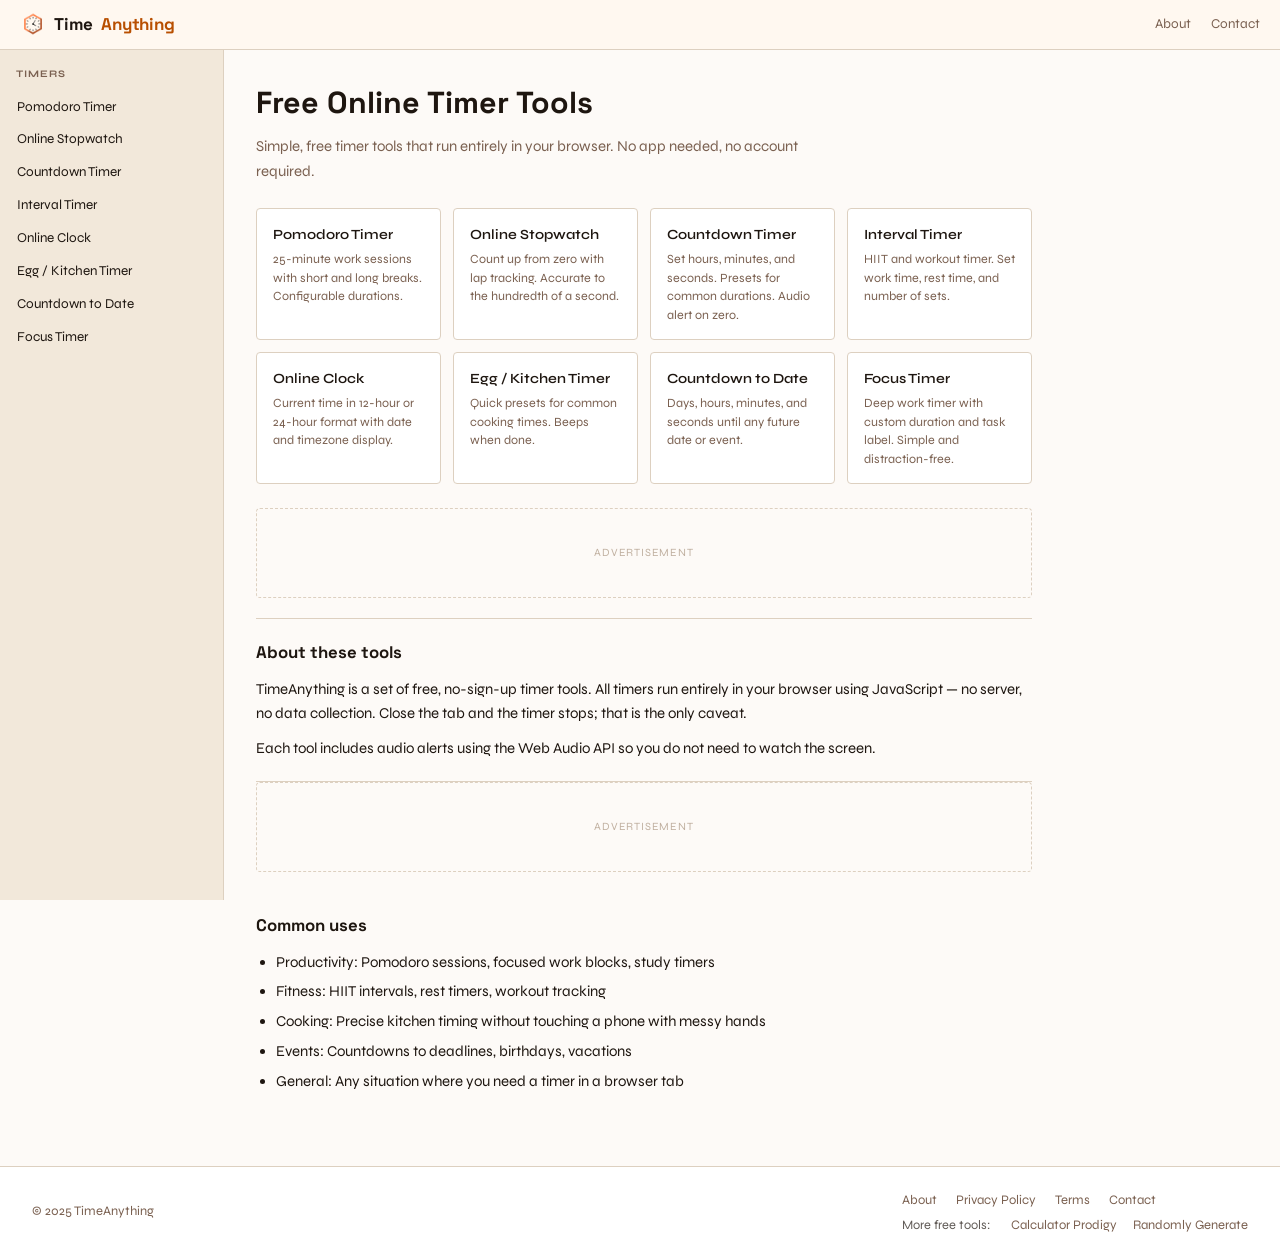
<file: index.html>
<!DOCTYPE html>
<html lang="en">
<head>
  <meta charset="UTF-8">
  <link rel="preconnect" href="https://fonts.googleapis.com">
  <link rel="preconnect" href="https://fonts.gstatic.com" crossorigin>
  <meta name="viewport" content="width=device-width, initial-scale=1.0">
  <meta name="description" content="Free online timer tools — pomodoro timer, stopwatch, countdown, interval timer, online clock, and more. No sign-up, works in your browser.">
  <title>Free Online Timers — Pomodoro, Stopwatch, Countdown & More | TimeAnything</title>
  <link rel="stylesheet" href="css/style.css?v=3">
  <link rel="icon" type="image/png" href="favicon.png">
  <link rel="apple-touch-icon" href="favicon.png">
  <meta property="og:image" content="https://www.timeanything.com/favicon.png">
  <meta property="og:site_name" content="TimeAnything">
  <meta property="og:type" content="website">
  <meta property="og:url" content="https://www.timeanything.com/">
  <meta property="og:title" content="Free Online Timers — Pomodoro, Stopwatch, Countdown & More | TimeAnything">
  <meta property="og:description" content="Free online timer tools — pomodoro timer, stopwatch, countdown, interval timer, online clock, and more. No sign-up, works in your browser.">
  <meta name="twitter:card" content="summary_large_image">
  <meta name="twitter:title" content="Free Online Timers — Pomodoro, Stopwatch, Countdown & More | TimeAnything">
  <meta name="twitter:description" content="Free online timer tools — pomodoro timer, stopwatch, countdown, interval timer, online clock, and more. No sign-up, works in your browser.">
  <meta name="twitter:image" content="https://www.timeanything.com/favicon.png">
  <meta name="theme-color" content="#b84f00">
  <link rel="canonical" href="https://www.timeanything.com/">
  <link rel="sitemap" type="application/xml" href="/sitemap.xml">
  <script async src="https://pagead2.googlesyndication.com/pagead/js/adsbygoogle.js?client=ca-pub-6051609023552836" crossorigin="anonymous"></script>
<script type="application/ld+json">
{
  "@context": "https://schema.org",
  "@type": "WebSite",
  "name": "Time Anything",
  "url": "https://www.timeanything.com/",
  "description": "Free online tools at Time Anything.",
  "potentialAction": {
    "@type": "SearchAction",
    "target": {
      "@type": "EntryPoint",
      "urlTemplate": "https://www.timeanything.com/?q={search_term_string}"
    },
    "query-input": "required name=search_term_string"
  }
}
</script>
<script async src="https://www.googletagmanager.com/gtag/js?id=G-YWVGL7ZGEX"></script>
<script>
  window.dataLayer = window.dataLayer || [];
  function gtag(){dataLayer.push(arguments);}
  gtag('js', new Date());
  gtag('config', 'G-YWVGL7ZGEX');
</script>
</head>
<body>
<header class="site-header">
  <div class="header-inner">
    <a href="index.html" class="logo"><img src="logo.png" class="logo-img" alt="">Time<span class="logo-accent">Anything</span></a>
    <nav class="header-nav" aria-label="Site navigation">
      <a href="about.html">About</a>
      <a href="contact.html">Contact</a>
    </nav>
  </div>
</header>
<button class="sidebar-toggle" id="sidebar-toggle-btn" aria-expanded="false" aria-controls="sidebar">&#9776; Timers</button>
<div class="layout">
  <aside class="sidebar" id="sidebar">
    <nav class="sidebar-nav" aria-label="Timer navigation">
      <span class="sidebar-heading">Timers</span>
      <ul>
        <li><a href="pomodoro.html">Pomodoro Timer</a></li>
        <li><a href="stopwatch.html">Online Stopwatch</a></li>
        <li><a href="countdown-timer.html">Countdown Timer</a></li>
        <li><a href="interval-timer.html">Interval Timer</a></li>
        <li><a href="online-clock.html">Online Clock</a></li>
        <li><a href="egg-timer.html">Egg / Kitchen Timer</a></li>
        <li><a href="countdown-to-date.html">Countdown to Date</a></li>
        <li><a href="focus-timer.html">Focus Timer</a></li>
      </ul>
    </nav>
  </aside>
  <main class="main-content">
    <div class="hub-intro">
      <h1>Free Online Timer Tools</h1>
      <p>Simple, free timer tools that run entirely in your browser. No app needed, no account required.</p>
    </div>
    <div class="tools-grid" role="list">
      <a href="pomodoro.html" class="tool-card" role="listitem">
        <div class="tool-card-name">Pomodoro Timer</div>
        <div class="tool-card-desc">25-minute work sessions with short and long breaks. Configurable durations.</div>
      </a>
      <a href="stopwatch.html" class="tool-card" role="listitem">
        <div class="tool-card-name">Online Stopwatch</div>
        <div class="tool-card-desc">Count up from zero with lap tracking. Accurate to the hundredth of a second.</div>
      </a>
      <a href="countdown-timer.html" class="tool-card" role="listitem">
        <div class="tool-card-name">Countdown Timer</div>
        <div class="tool-card-desc">Set hours, minutes, and seconds. Presets for common durations. Audio alert on zero.</div>
      </a>
      <a href="interval-timer.html" class="tool-card" role="listitem">
        <div class="tool-card-name">Interval Timer</div>
        <div class="tool-card-desc">HIIT and workout timer. Set work time, rest time, and number of sets.</div>
      </a>
      <a href="online-clock.html" class="tool-card" role="listitem">
        <div class="tool-card-name">Online Clock</div>
        <div class="tool-card-desc">Current time in 12-hour or 24-hour format with date and timezone display.</div>
      </a>
      <a href="egg-timer.html" class="tool-card" role="listitem">
        <div class="tool-card-name">Egg / Kitchen Timer</div>
        <div class="tool-card-desc">Quick presets for common cooking times. Beeps when done.</div>
      </a>
      <a href="countdown-to-date.html" class="tool-card" role="listitem">
        <div class="tool-card-name">Countdown to Date</div>
        <div class="tool-card-desc">Days, hours, minutes, and seconds until any future date or event.</div>
      </a>
      <a href="focus-timer.html" class="tool-card" role="listitem">
        <div class="tool-card-name">Focus Timer</div>
        <div class="tool-card-desc">Deep work timer with custom duration and task label. Simple and distraction-free.</div>
      </a>
    </div>
    <div class="ad-slot" aria-label="Advertisement"><span class="ad-label">Advertisement</span></div>
    <div class="content-sections">
      <section class="content-block">
        <h2>About these tools</h2>
        <p>TimeAnything is a set of free, no-sign-up timer tools. All timers run entirely in your browser using JavaScript — no server, no data collection. Close the tab and the timer stops; that is the only caveat.</p>
        <p>Each tool includes audio alerts using the Web Audio API so you do not need to watch the screen.</p>
      </section>
      <div class="ad-slot" aria-label="Advertisement"><span class="ad-label">Advertisement</span></div>
      <section class="content-block">
        <h2>Common uses</h2>
        <ul>
          <li>Productivity: Pomodoro sessions, focused work blocks, study timers</li>
          <li>Fitness: HIIT intervals, rest timers, workout tracking</li>
          <li>Cooking: Precise kitchen timing without touching a phone with messy hands</li>
          <li>Events: Countdowns to deadlines, birthdays, vacations</li>
          <li>General: Any situation where you need a timer in a browser tab</li>
        </ul>
      </section>
    </div>
  </main>
</div>
<footer class="site-footer">
  <div class="footer-inner">
    <span class="footer-copy">&copy; 2025 TimeAnything</span>
    <nav class="footer-nav" aria-label="Footer links">
      <a href="about.html">About</a>
      <a href="privacy.html">Privacy Policy</a>
      <a href="terms.html">Terms</a>
      <a href="contact.html">Contact</a>
    <nav class="footer-nav footer-sister-sites" aria-label="More free tools"><span style="font-size:0.8rem;opacity:0.7;margin-right:4px">More free tools:</span><a href="https://www.calculatorprodigy.com" rel="noopener">Calculator Prodigy</a><a href="https://www.randomlygenerate.org" rel="noopener">Randomly Generate</a></nav>
  </div>
</footer>
<script src="js/main.js"></script>
</body>
</html>
</file>
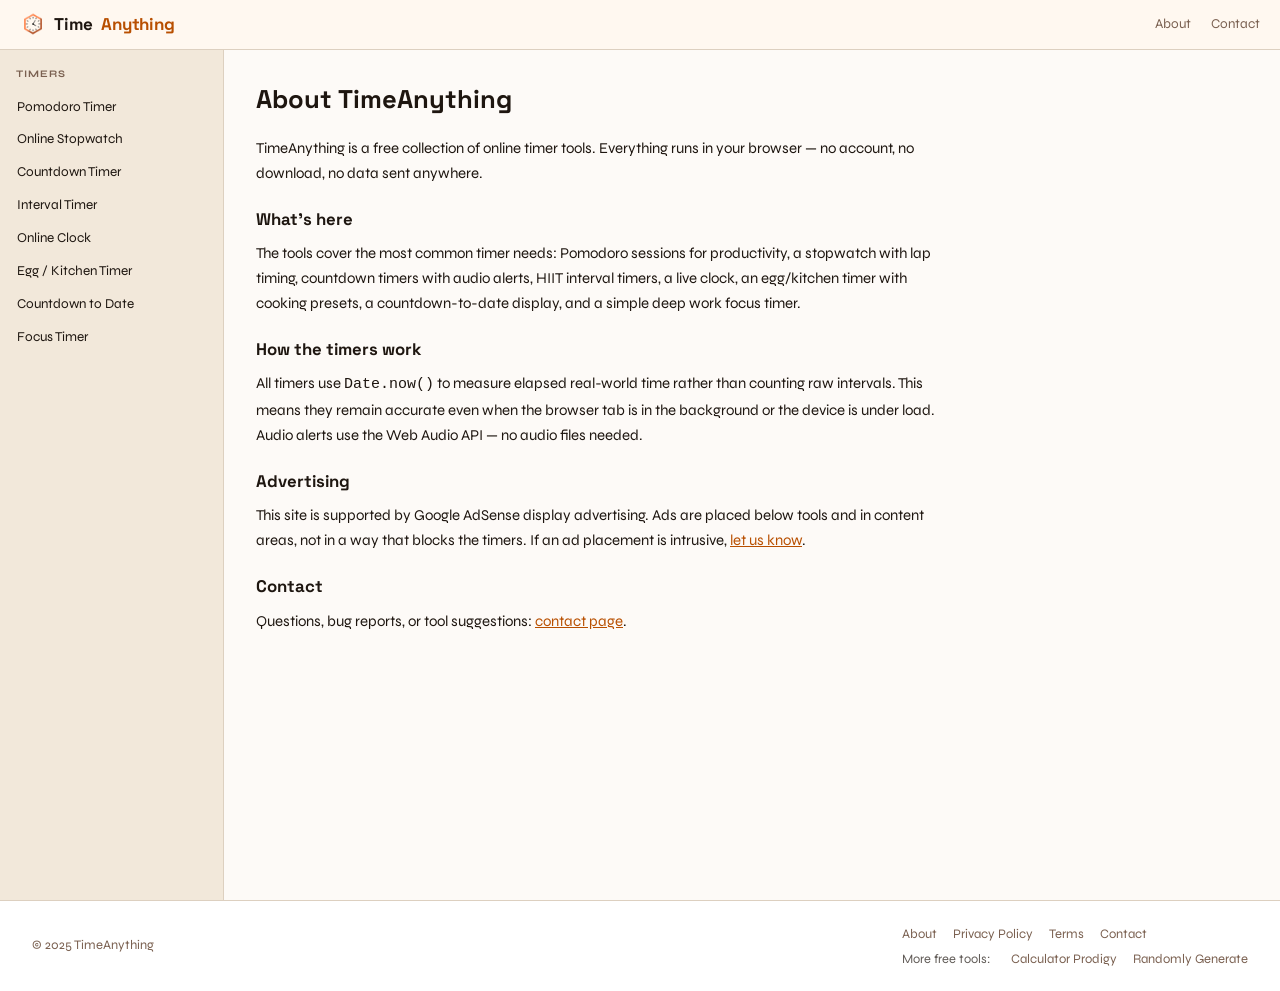
<file: about.html>
<!DOCTYPE html>
<html lang="en">
<head>
  <meta charset="UTF-8">
  <link rel="preconnect" href="https://fonts.googleapis.com">
  <link rel="preconnect" href="https://fonts.gstatic.com" crossorigin>
  <meta name="viewport" content="width=device-width, initial-scale=1.0">
  <meta name="description" content="About TimeAnything — free online timer tools that run in your browser.">
  <title>About TimeAnything — Free Online Timer & Stopwatch Tools</title>
  <link rel="stylesheet" href="css/style.css?v=3">
  <link rel="icon" type="image/png" href="favicon.png">
  <link rel="apple-touch-icon" href="favicon.png">
  <meta property="og:image" content="https://www.timeanything.com/favicon.png">
  <meta property="og:site_name" content="TimeAnything">
  <meta property="og:type" content="webpage">
  <meta property="og:url" content="https://www.timeanything.com/about.html">
  <meta property="og:title" content="About TimeAnything — Free Online Timer & Stopwatch Tools">
  <meta property="og:description" content="About TimeAnything — free online timer tools that run in your browser.">
  <meta name="twitter:card" content="summary_large_image">
  <meta name="twitter:title" content="About TimeAnything — Free Online Timer & Stopwatch Tools">
  <meta name="twitter:description" content="About TimeAnything — free online timer tools that run in your browser.">
  <meta name="twitter:image" content="https://www.timeanything.com/favicon.png">
  <meta name="theme-color" content="#b84f00">
  <link rel="canonical" href="https://www.timeanything.com/about.html">
  <link rel="sitemap" type="application/xml" href="/sitemap.xml">
  <script async src="https://pagead2.googlesyndication.com/pagead/js/adsbygoogle.js?client=ca-pub-6051609023552836" crossorigin="anonymous"></script>
<script async src="https://www.googletagmanager.com/gtag/js?id=G-YWVGL7ZGEX"></script>
<script>
  window.dataLayer = window.dataLayer || [];
  function gtag(){dataLayer.push(arguments);}
  gtag('js', new Date());
  gtag('config', 'G-YWVGL7ZGEX');
</script>
</head>
<body>
<header class="site-header">
  <div class="header-inner">
    <a href="index.html" class="logo"><img src="logo.png" class="logo-img" alt="">Time<span class="logo-accent">Anything</span></a>
    <nav class="header-nav"><a href="about.html">About</a><a href="contact.html">Contact</a></nav>
  </div>
</header>
<button class="sidebar-toggle" id="sidebar-toggle-btn" aria-expanded="false" aria-controls="sidebar">&#9776; Timers</button>
<div class="layout">
  <aside class="sidebar" id="sidebar">
    <nav class="sidebar-nav" aria-label="Timer navigation">
      <span class="sidebar-heading">Timers</span>
      <ul>
        <li><a href="pomodoro.html">Pomodoro Timer</a></li>
        <li><a href="stopwatch.html">Online Stopwatch</a></li>
        <li><a href="countdown-timer.html">Countdown Timer</a></li>
        <li><a href="interval-timer.html">Interval Timer</a></li>
        <li><a href="online-clock.html">Online Clock</a></li>
        <li><a href="egg-timer.html">Egg / Kitchen Timer</a></li>
        <li><a href="countdown-to-date.html">Countdown to Date</a></li>
        <li><a href="focus-timer.html">Focus Timer</a></li>
      </ul>
    </nav>
  </aside>
  <main class="main-content">
    <div class="static-page">
      <h1>About TimeAnything</h1>
      <p>TimeAnything is a free collection of online timer tools. Everything runs in your browser — no account, no download, no data sent anywhere.</p>
      <h2>What's here</h2>
      <p>The tools cover the most common timer needs: Pomodoro sessions for productivity, a stopwatch with lap timing, countdown timers with audio alerts, HIIT interval timers, a live clock, an egg/kitchen timer with cooking presets, a countdown-to-date display, and a simple deep work focus timer.</p>
      <h2>How the timers work</h2>
      <p>All timers use <code>Date.now()</code> to measure elapsed real-world time rather than counting raw intervals. This means they remain accurate even when the browser tab is in the background or the device is under load. Audio alerts use the Web Audio API — no audio files needed.</p>
      <h2>Advertising</h2>
      <p>This site is supported by Google AdSense display advertising. Ads are placed below tools and in content areas, not in a way that blocks the timers. If an ad placement is intrusive, <a href="contact.html">let us know</a>.</p>
      <h2>Contact</h2>
      <p>Questions, bug reports, or tool suggestions: <a href="contact.html">contact page</a>.</p>
    </div>
  </main>
</div>
<footer class="site-footer">
  <div class="footer-inner">
    <span class="footer-copy">&copy; 2025 TimeAnything</span>
    <nav class="footer-nav" aria-label="Footer links">
      <a href="about.html">About</a><a href="privacy.html">Privacy Policy</a><a href="terms.html">Terms</a><a href="contact.html">Contact</a>
    <nav class="footer-nav footer-sister-sites" aria-label="More free tools"><span style="font-size:0.8rem;opacity:0.7;margin-right:4px">More free tools:</span><a href="https://www.calculatorprodigy.com" rel="noopener">Calculator Prodigy</a><a href="https://www.randomlygenerate.org" rel="noopener">Randomly Generate</a></nav>
  </div>
</footer>
<script src="js/main.js"></script>
</body>
</html>
</file>
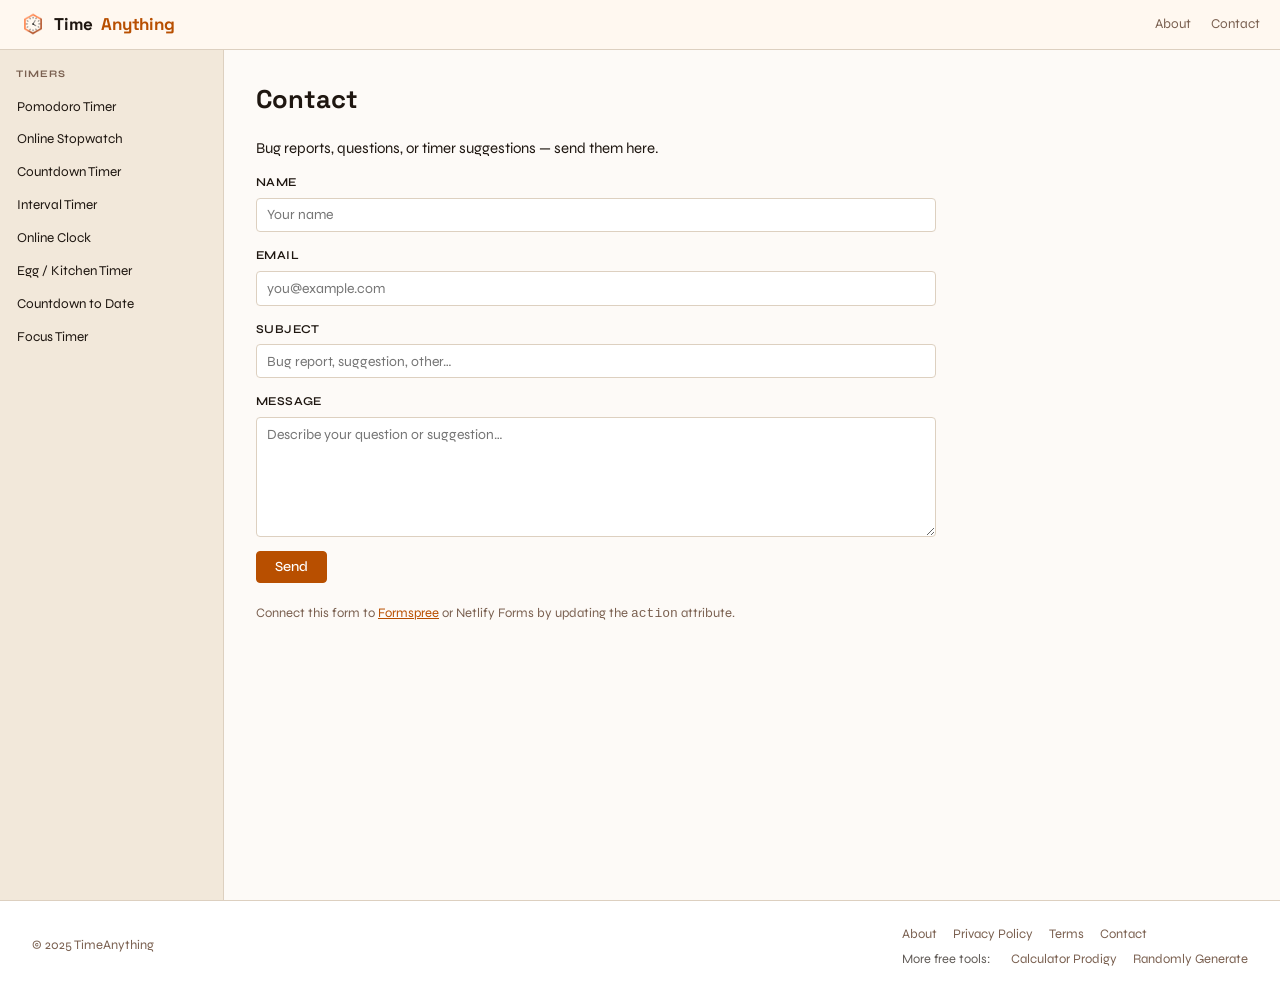
<file: contact.html>
<!DOCTYPE html>
<html lang="en">
<head>
  <meta charset="UTF-8">
  <link rel="preconnect" href="https://fonts.googleapis.com">
  <link rel="preconnect" href="https://fonts.gstatic.com" crossorigin>
  <meta name="viewport" content="width=device-width, initial-scale=1.0">
  <meta name="description" content="Contact TimeAnything with questions, feedback, or tool suggestions.">
  <title>Contact TimeAnything — Free Online Timers & Stopwatch</title>
  <link rel="stylesheet" href="css/style.css?v=3">
  <link rel="icon" type="image/png" href="favicon.png">
  <link rel="apple-touch-icon" href="favicon.png">
  <meta property="og:image" content="https://www.timeanything.com/favicon.png">
  <meta property="og:site_name" content="TimeAnything">
  <meta property="og:type" content="webpage">
  <meta property="og:url" content="https://www.timeanything.com/contact.html">
  <meta property="og:title" content="Contact TimeAnything — Free Online Timers & Stopwatch">
  <meta property="og:description" content="Contact TimeAnything with questions, feedback, or tool suggestions.">
  <meta name="twitter:card" content="summary_large_image">
  <meta name="twitter:title" content="Contact TimeAnything — Free Online Timers & Stopwatch">
  <meta name="twitter:description" content="Contact TimeAnything with questions, feedback, or tool suggestions.">
  <meta name="twitter:image" content="https://www.timeanything.com/favicon.png">
  <meta name="theme-color" content="#b84f00">
  <link rel="canonical" href="https://www.timeanything.com/contact.html">
  <link rel="sitemap" type="application/xml" href="/sitemap.xml">
  <script async src="https://pagead2.googlesyndication.com/pagead/js/adsbygoogle.js?client=ca-pub-6051609023552836" crossorigin="anonymous"></script>
<script async src="https://www.googletagmanager.com/gtag/js?id=G-YWVGL7ZGEX"></script>
<script>
  window.dataLayer = window.dataLayer || [];
  function gtag(){dataLayer.push(arguments);}
  gtag('js', new Date());
  gtag('config', 'G-YWVGL7ZGEX');
</script>
</head>
<body>
<header class="site-header">
  <div class="header-inner">
    <a href="index.html" class="logo"><img src="logo.png" class="logo-img" alt="">Time<span class="logo-accent">Anything</span></a>
    <nav class="header-nav"><a href="about.html">About</a><a href="contact.html">Contact</a></nav>
  </div>
</header>
<button class="sidebar-toggle" id="sidebar-toggle-btn" aria-expanded="false" aria-controls="sidebar">&#9776; Timers</button>
<div class="layout">
  <aside class="sidebar" id="sidebar">
    <nav class="sidebar-nav" aria-label="Timer navigation">
      <span class="sidebar-heading">Timers</span>
      <ul>
        <li><a href="pomodoro.html">Pomodoro Timer</a></li>
        <li><a href="stopwatch.html">Online Stopwatch</a></li>
        <li><a href="countdown-timer.html">Countdown Timer</a></li>
        <li><a href="interval-timer.html">Interval Timer</a></li>
        <li><a href="online-clock.html">Online Clock</a></li>
        <li><a href="egg-timer.html">Egg / Kitchen Timer</a></li>
        <li><a href="countdown-to-date.html">Countdown to Date</a></li>
        <li><a href="focus-timer.html">Focus Timer</a></li>
      </ul>
    </nav>
  </aside>
  <main class="main-content">
    <div class="static-page">
      <h1>Contact</h1>
      <p>Bug reports, questions, or timer suggestions — send them here.</p>
      <form class="contact-form" id="contact-form" action="#" method="POST" novalidate>
        <div class="control-group"><label for="contact-name">Name</label><input type="text" id="contact-name" name="name" autocomplete="name" required placeholder="Your name"></div>
        <div class="control-group"><label for="contact-email">Email</label><input type="email" id="contact-email" name="email" autocomplete="email" required placeholder="you@example.com"></div>
        <div class="control-group"><label for="contact-subject">Subject</label><input type="text" id="contact-subject" name="subject" required placeholder="Bug report, suggestion, other…"></div>
        <div class="control-group"><label for="contact-message">Message</label><textarea id="contact-message" name="message" required placeholder="Describe your question or suggestion…"></textarea></div>
        <button type="submit" class="btn btn-primary">Send</button>
        <p class="form-note" id="form-status" aria-live="polite"></p>
      </form>
      <p style="margin-top:20px;font-size:13px;color:var(--text-muted);">Connect this form to <a href="https://formspree.io" rel="noopener noreferrer" target="_blank">Formspree</a> or Netlify Forms by updating the <code>action</code> attribute.</p>
    </div>
  </main>
</div>
<footer class="site-footer">
  <div class="footer-inner">
    <span class="footer-copy">&copy; 2025 TimeAnything</span>
    <nav class="footer-nav" aria-label="Footer links">
      <a href="about.html">About</a><a href="privacy.html">Privacy Policy</a><a href="terms.html">Terms</a><a href="contact.html">Contact</a>
    <nav class="footer-nav footer-sister-sites" aria-label="More free tools"><span style="font-size:0.8rem;opacity:0.7;margin-right:4px">More free tools:</span><a href="https://www.calculatorprodigy.com" rel="noopener">Calculator Prodigy</a><a href="https://www.randomlygenerate.org" rel="noopener">Randomly Generate</a></nav>
  </div>
</footer>
<script src="js/main.js"></script>
<script>
  document.getElementById('contact-form').addEventListener('submit', function(e) {
    e.preventDefault();
    var s = document.getElementById('form-status');
    if (!document.getElementById('contact-name').value.trim() || !document.getElementById('contact-email').value.trim() || !document.getElementById('contact-message').value.trim()) {
      s.textContent = 'Please fill in all required fields.'; s.style.color = '#b32d2d'; return;
    }
    s.textContent = 'Connect the form to a handler to enable sending.'; s.style.color = 'var(--text-muted)';
  });
</script>
</body>
</html>
</file>
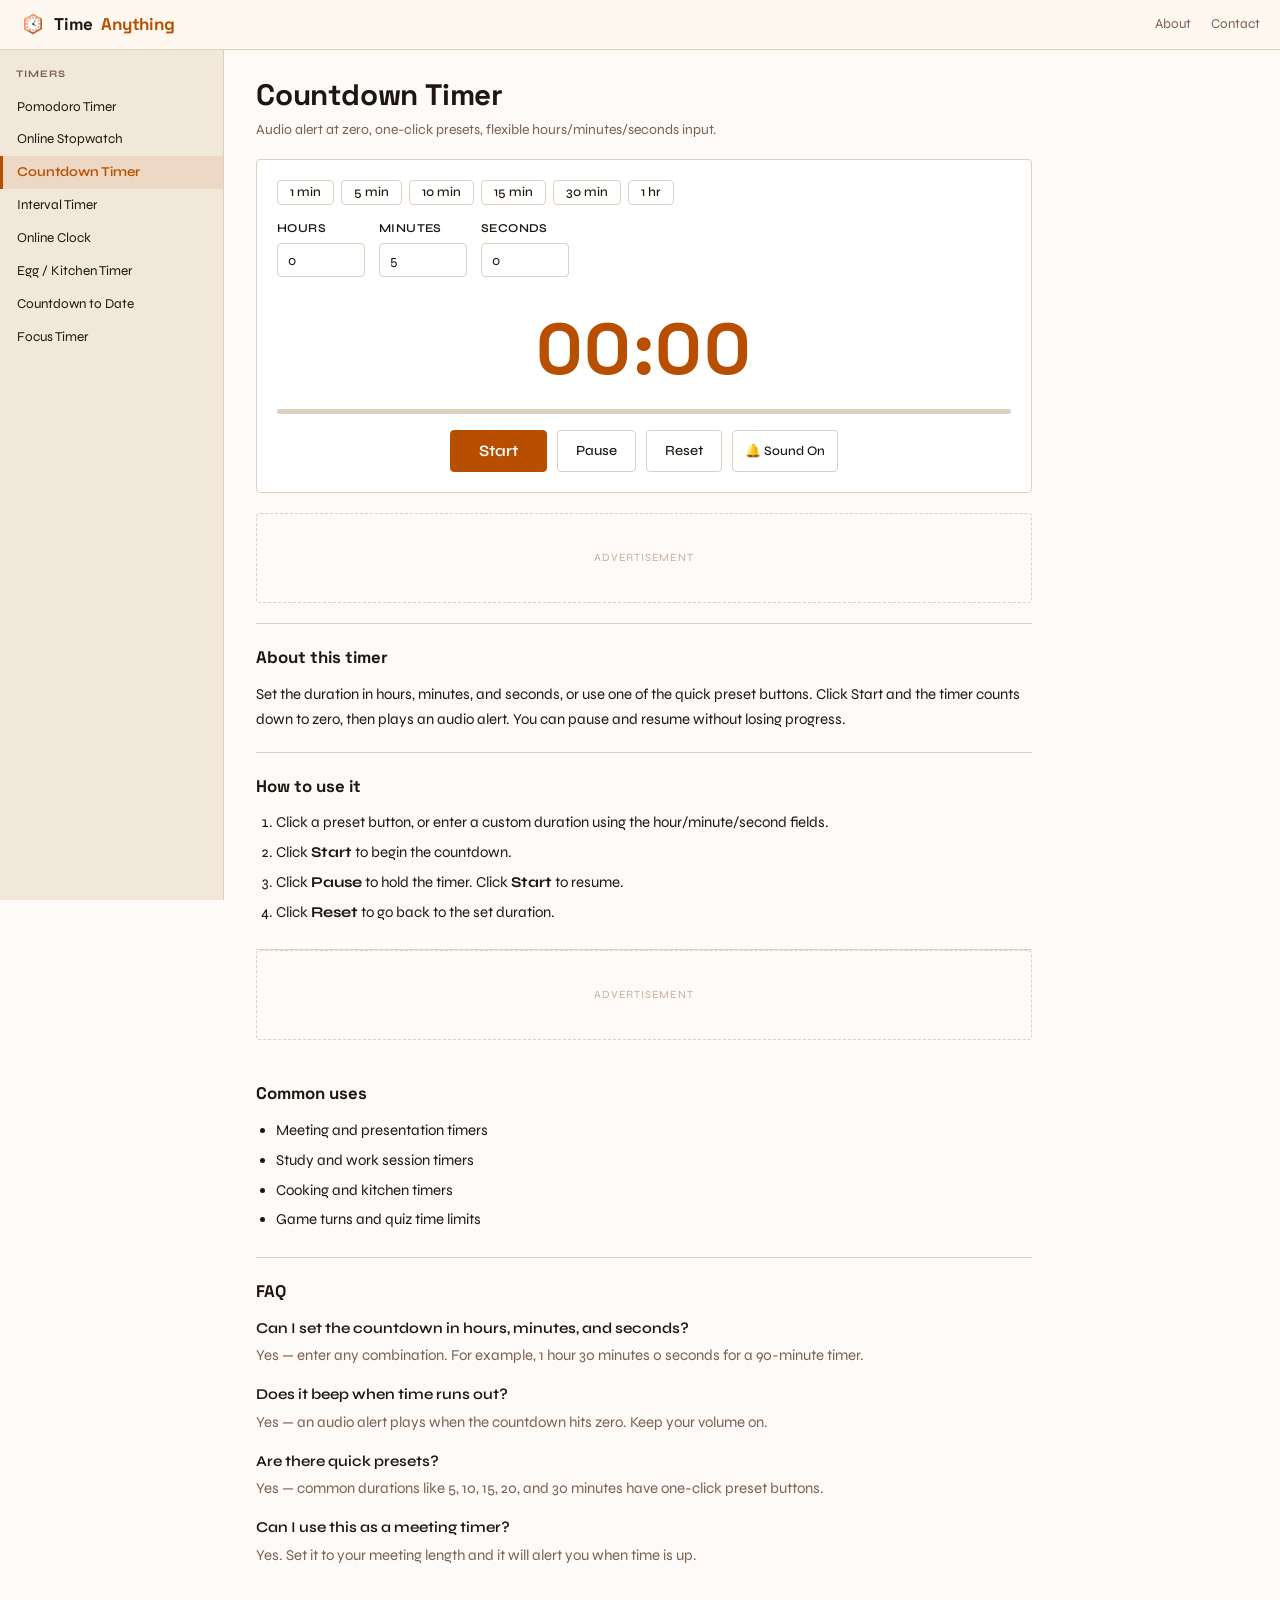
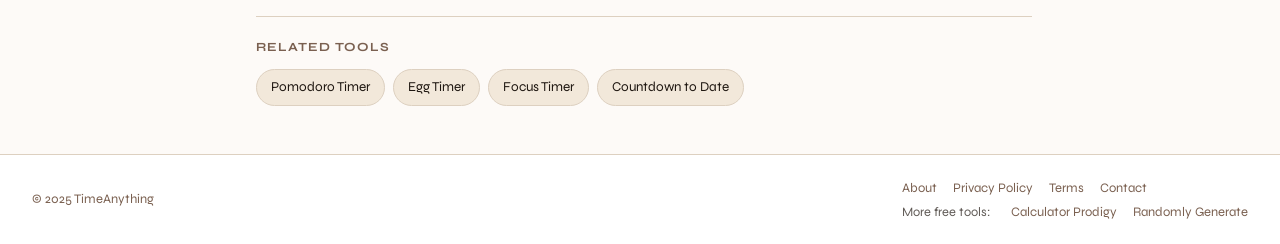
<file: countdown-timer.html>
<!DOCTYPE html>
<html lang="en">
<head>
  <meta charset="UTF-8">
  <link rel="preconnect" href="https://fonts.googleapis.com">
  <link rel="preconnect" href="https://fonts.gstatic.com" crossorigin>
  <meta name="viewport" content="width=device-width, initial-scale=1.0">
  <meta name="description" content="Set a countdown in hours, minutes, and seconds. Audio alert when time runs out. One-click presets for 5, 10, 15, 20, and 30 minutes. Use as a meeting or kitchen timer.">
  <title>Online Countdown Timer with Audio Alert — Meeting Timer & Quick Presets | Time Anything</title>
  <link rel="stylesheet" href="css/style.css?v=3">
  <link rel="icon" type="image/png" href="favicon.png">
  <link rel="apple-touch-icon" href="favicon.png">
  <meta property="og:image" content="https://www.timeanything.com/favicon.png">
  <meta property="og:site_name" content="TimeAnything">
  <meta property="og:type" content="webpage">
  <meta property="og:url" content="https://www.timeanything.com/countdown-timer.html">
  <meta property="og:title" content="Online Countdown Timer with Audio Alert — Meeting Timer & Quick Presets | Time Anything">
  <meta property="og:description" content="Set a countdown in hours, minutes, and seconds. Audio alert when time runs out. One-click presets for 5, 10, 15, 20, and 30 minutes. Use as a meeting or kitchen timer.">
  <meta name="twitter:card" content="summary_large_image">
  <meta name="twitter:title" content="Online Countdown Timer with Audio Alert — Meeting Timer & Quick Presets | Time Anything">
  <meta name="twitter:description" content="Set a countdown in hours, minutes, and seconds. Audio alert when time runs out. One-click presets for 5, 10, 15, 20, and 30 minutes. Use as a meeting or kitchen timer.">
  <meta name="twitter:image" content="https://www.timeanything.com/favicon.png">
  <meta name="theme-color" content="#b84f00">
  <link rel="canonical" href="https://www.timeanything.com/countdown-timer.html">
  <link rel="sitemap" type="application/xml" href="/sitemap.xml">
  <script async src="https://pagead2.googlesyndication.com/pagead/js/adsbygoogle.js?client=ca-pub-6051609023552836" crossorigin="anonymous"></script>
  <script type="application/ld+json">
  {
    "@context": "https://schema.org",
    "@type": "WebApplication",
    "name": "Countdown Timer — Audio alert at zero, one-click presets, flexible hours/minutes/seconds input.",
    "url": "https://www.timeanything.com/countdown-timer.html",
    "description": "Set a countdown in hours, minutes, and seconds. Audio alert when time runs out. One-click presets for 5, 10, 15, 20, and 30 minutes. Use as a meeting or kitchen timer.",
    "applicationCategory": "UtilityApplication",
    "operatingSystem": "Any",
    "browserRequirements": "Requires JavaScript",
    "offers": {
      "@type": "Offer",
      "price": "0",
      "priceCurrency": "USD"
    }
  }
  </script>
<script type="application/ld+json">
{
  "@context": "https://schema.org",
  "@type": "FAQPage",
  "mainEntity": [
    {
      "@type": "Question",
      "name": "Can I set the countdown in hours, minutes, and seconds?",
      "acceptedAnswer": {
        "@type": "Answer",
        "text": "Yes \u2014 enter any combination. For example, 1 hour 30 minutes 0 seconds for a 90-minute timer."
      }
    },
    {
      "@type": "Question",
      "name": "Does it beep when time runs out?",
      "acceptedAnswer": {
        "@type": "Answer",
        "text": "Yes \u2014 an audio alert plays when the countdown hits zero. Keep your volume on."
      }
    },
    {
      "@type": "Question",
      "name": "Are there quick presets?",
      "acceptedAnswer": {
        "@type": "Answer",
        "text": "Yes \u2014 common durations like 5, 10, 15, 20, and 30 minutes have one-click preset buttons."
      }
    },
    {
      "@type": "Question",
      "name": "Can I use this as a meeting timer?",
      "acceptedAnswer": {
        "@type": "Answer",
        "text": "Yes. Set it to your meeting length and it will alert you when time is up."
      }
    }
  ]
}
</script>
<script async src="https://www.googletagmanager.com/gtag/js?id=G-YWVGL7ZGEX"></script>
<script>
  window.dataLayer = window.dataLayer || [];
  function gtag(){dataLayer.push(arguments);}
  gtag('js', new Date());
  gtag('config', 'G-YWVGL7ZGEX');
</script>
</head>
<body>
<header class="site-header">
  <div class="header-inner">
    <a href="index.html" class="logo"><img src="logo.png" class="logo-img" alt="">Time<span class="logo-accent">Anything</span></a>
    <nav class="header-nav"><a href="about.html">About</a><a href="contact.html">Contact</a></nav>
  </div>
</header>
<button class="sidebar-toggle" id="sidebar-toggle-btn" aria-expanded="false" aria-controls="sidebar">&#9776; Timers</button>
<div class="layout">
  <aside class="sidebar" id="sidebar">
    <nav class="sidebar-nav" aria-label="Timer navigation">
      <span class="sidebar-heading">Timers</span>
      <ul>
        <li><a href="pomodoro.html">Pomodoro Timer</a></li>
        <li><a href="stopwatch.html">Online Stopwatch</a></li>
        <li><a href="countdown-timer.html">Countdown Timer</a></li>
        <li><a href="interval-timer.html">Interval Timer</a></li>
        <li><a href="online-clock.html">Online Clock</a></li>
        <li><a href="egg-timer.html">Egg / Kitchen Timer</a></li>
        <li><a href="countdown-to-date.html">Countdown to Date</a></li>
        <li><a href="focus-timer.html">Focus Timer</a></li>
      </ul>
    </nav>
  </aside>
  <main class="main-content">
    <div class="tool-header">
      <h1>Countdown Timer</h1>
      <p class="tool-tagline">Audio alert at zero, one-click presets, flexible hours/minutes/seconds input.</p>
    </div>
    <section class="tool-section" aria-label="Countdown timer">
      <div class="preset-buttons">
        <button class="btn btn-secondary btn-sm" data-preset="60">1 min</button>
        <button class="btn btn-secondary btn-sm" data-preset="300">5 min</button>
        <button class="btn btn-secondary btn-sm" data-preset="600">10 min</button>
        <button class="btn btn-secondary btn-sm" data-preset="900">15 min</button>
        <button class="btn btn-secondary btn-sm" data-preset="1800">30 min</button>
        <button class="btn btn-secondary btn-sm" data-preset="3600">1 hr</button>
      </div>
      <div class="tool-controls">
        <div class="control-group"><label for="cd-hours">Hours</label><input type="number" id="cd-hours" value="0" min="0" max="23"></div>
        <div class="control-group"><label for="cd-mins">Minutes</label><input type="number" id="cd-mins" value="5" min="0" max="59"></div>
        <div class="control-group"><label for="cd-secs">Seconds</label><input type="number" id="cd-secs" value="0" min="0" max="59"></div>
      </div>
      <div class="timer-display" id="timer-display" aria-live="polite">05:00</div>
      <div class="timer-progress"><div class="timer-progress-bar" id="progress-bar"></div></div>
      <p class="done-message" id="done-message" hidden style="text-align:center;font-size:1.2rem;font-weight:700;color:var(--red);padding:8px 0;"></p>
      <div class="timer-controls">
        <button class="btn btn-primary btn-lg" id="start-btn">Start</button>
        <button class="btn btn-secondary" id="pause-btn">Pause</button>
        <button class="btn btn-secondary" id="reset-btn">Reset</button>
        <button class="btn btn-secondary btn-sm" id="sound-btn">&#128276; Sound On</button>
      </div>
    </section>
    <div class="ad-slot" aria-label="Advertisement"><span class="ad-label">Advertisement</span></div>
    <div class="content-sections">
      <section class="content-block">
        <h2>About this timer</h2>
        <p>Set the duration in hours, minutes, and seconds, or use one of the quick preset buttons. Click Start and the timer counts down to zero, then plays an audio alert. You can pause and resume without losing progress.</p>
      </section>
      <section class="content-block">
        <h2>How to use it</h2>
        <ol>
          <li>Click a preset button, or enter a custom duration using the hour/minute/second fields.</li>
          <li>Click <strong>Start</strong> to begin the countdown.</li>
          <li>Click <strong>Pause</strong> to hold the timer. Click <strong>Start</strong> to resume.</li>
          <li>Click <strong>Reset</strong> to go back to the set duration.</li>
        </ol>
      </section>
      <div class="ad-slot" aria-label="Advertisement"><span class="ad-label">Advertisement</span></div>
      <section class="content-block">
        <h2>Common uses</h2>
        <ul>
          <li>Meeting and presentation timers</li>
          <li>Study and work session timers</li>
          <li>Cooking and kitchen timers</li>
          <li>Game turns and quiz time limits</li>
        </ul>
      </section>
      <section class="content-block faq-section">
        <h2>FAQ</h2>
        <dl>
          <dt>Can I set the countdown in hours, minutes, and seconds?</dt>
          <dd>Yes — enter any combination. For example, 1 hour 30 minutes 0 seconds for a 90-minute timer.</dd>
          <dt>Does it beep when time runs out?</dt>
          <dd>Yes — an audio alert plays when the countdown hits zero. Keep your volume on.</dd>
          <dt>Are there quick presets?</dt>
          <dd>Yes — common durations like 5, 10, 15, 20, and 30 minutes have one-click preset buttons.</dd>
          <dt>Can I use this as a meeting timer?</dt>
          <dd>Yes. Set it to your meeting length and it will alert you when time is up.</dd>
        </dl>
      </section>
    </div>

    <div class="related-tools">
      <h3>Related tools</h3>
      <div class="related-tools-list">
        <a href="pomodoro.html" class="related-tool-link">Pomodoro Timer</a>
        <a href="egg-timer.html" class="related-tool-link">Egg Timer</a>
        <a href="focus-timer.html" class="related-tool-link">Focus Timer</a>
        <a href="countdown-to-date.html" class="related-tool-link">Countdown to Date</a>
      </div>
    </div>
  </main>
</div>
<footer class="site-footer">
  <div class="footer-inner">
    <span class="footer-copy">&copy; 2025 TimeAnything</span>
    <nav class="footer-nav" aria-label="Footer links">
      <a href="about.html">About</a><a href="privacy.html">Privacy Policy</a><a href="terms.html">Terms</a><a href="contact.html">Contact</a>
    <nav class="footer-nav footer-sister-sites" aria-label="More free tools"><span style="font-size:0.8rem;opacity:0.7;margin-right:4px">More free tools:</span><a href="https://www.calculatorprodigy.com" rel="noopener">Calculator Prodigy</a><a href="https://www.randomlygenerate.org" rel="noopener">Randomly Generate</a></nav>
  </div>
</footer>
<script src="js/main.js"></script>
<script src="js/tools/countdown.js"></script>
</body>
</html>
</file>
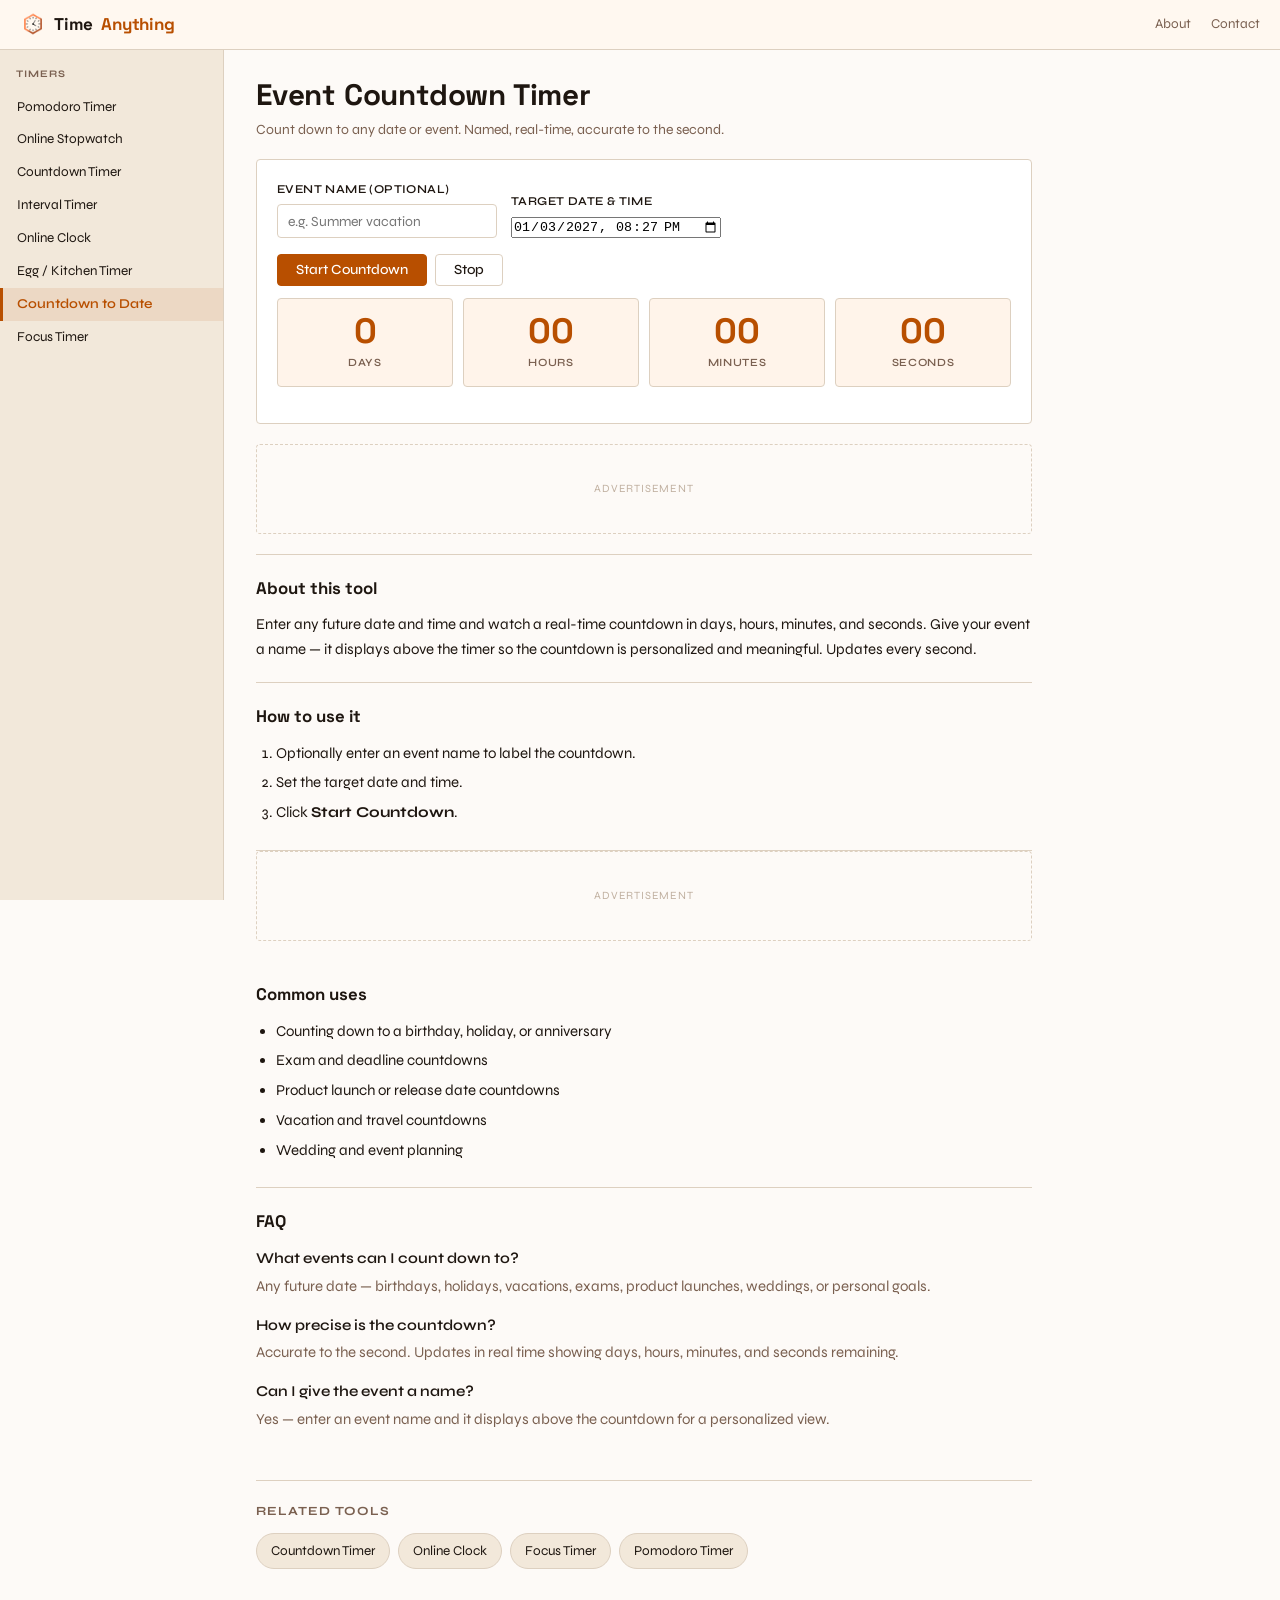
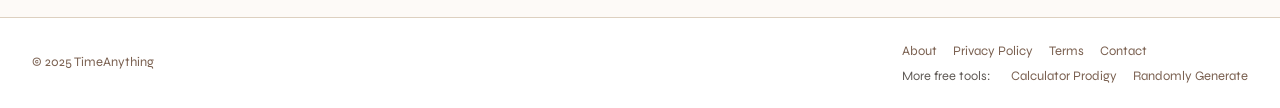
<file: countdown-to-date.html>
<!DOCTYPE html>
<html lang="en">
<head>
  <meta charset="UTF-8">
  <link rel="preconnect" href="https://fonts.googleapis.com">
  <link rel="preconnect" href="https://fonts.gstatic.com" crossorigin>
  <meta name="viewport" content="width=device-width, initial-scale=1.0">
  <meta name="description" content="Countdown timer to any future date and time, accurate to the second. Name your event and watch days, hours, minutes, and seconds count down in real time.">
  <title>Event Countdown Timer — Count Down to Any Date in Days, Hours & Seconds | Time Anything</title>
  <link rel="stylesheet" href="css/style.css?v=3">
  <link rel="icon" type="image/png" href="favicon.png">
  <link rel="apple-touch-icon" href="favicon.png">
  <meta property="og:image" content="https://www.timeanything.com/favicon.png">
  <meta property="og:site_name" content="TimeAnything">
  <meta property="og:type" content="webpage">
  <meta property="og:url" content="https://www.timeanything.com/countdown-to-date.html">
  <meta property="og:title" content="Event Countdown Timer — Count Down to Any Date in Days, Hours & Seconds | Time Anything">
  <meta property="og:description" content="Countdown timer to any future date and time, accurate to the second. Name your event and watch days, hours, minutes, and seconds count down in real time.">
  <meta name="twitter:card" content="summary_large_image">
  <meta name="twitter:title" content="Event Countdown Timer — Count Down to Any Date in Days, Hours & Seconds | Time Anything">
  <meta name="twitter:description" content="Countdown timer to any future date and time, accurate to the second. Name your event and watch days, hours, minutes, and seconds count down in real time.">
  <meta name="twitter:image" content="https://www.timeanything.com/favicon.png">
  <meta name="theme-color" content="#b84f00">
  <link rel="canonical" href="https://www.timeanything.com/countdown-to-date.html">
  <link rel="sitemap" type="application/xml" href="/sitemap.xml">
  <script async src="https://pagead2.googlesyndication.com/pagead/js/adsbygoogle.js?client=ca-pub-6051609023552836" crossorigin="anonymous"></script>
  <script type="application/ld+json">
  {
    "@context": "https://schema.org",
    "@type": "WebApplication",
    "name": "Event Countdown Timer — Count down to any date or event. Named, real-time, accurate to the second.",
    "url": "https://www.timeanything.com/countdown-to-date.html",
    "description": "Countdown timer to any future date and time, accurate to the second. Name your event and watch days, hours, minutes, and seconds count down in real time.",
    "applicationCategory": "UtilityApplication",
    "operatingSystem": "Any",
    "browserRequirements": "Requires JavaScript",
    "offers": {
      "@type": "Offer",
      "price": "0",
      "priceCurrency": "USD"
    }
  }
  </script>
<script type="application/ld+json">
{
  "@context": "https://schema.org",
  "@type": "FAQPage",
  "mainEntity": [
    {
      "@type": "Question",
      "name": "What events can I count down to?",
      "acceptedAnswer": {
        "@type": "Answer",
        "text": "Any future date \u2014 birthdays, holidays, vacations, exams, product launches, weddings, or personal goals."
      }
    },
    {
      "@type": "Question",
      "name": "How precise is the countdown?",
      "acceptedAnswer": {
        "@type": "Answer",
        "text": "Accurate to the second. Updates in real time showing days, hours, minutes, and seconds remaining."
      }
    },
    {
      "@type": "Question",
      "name": "Can I give the event a name?",
      "acceptedAnswer": {
        "@type": "Answer",
        "text": "Yes \u2014 enter an event name and it displays above the countdown for a personalized view."
      }
    }
  ]
}
</script>
<script async src="https://www.googletagmanager.com/gtag/js?id=G-YWVGL7ZGEX"></script>
<script>
  window.dataLayer = window.dataLayer || [];
  function gtag(){dataLayer.push(arguments);}
  gtag('js', new Date());
  gtag('config', 'G-YWVGL7ZGEX');
</script>
</head>
<body>
<header class="site-header">
  <div class="header-inner">
    <a href="index.html" class="logo"><img src="logo.png" class="logo-img" alt="">Time<span class="logo-accent">Anything</span></a>
    <nav class="header-nav"><a href="about.html">About</a><a href="contact.html">Contact</a></nav>
  </div>
</header>
<button class="sidebar-toggle" id="sidebar-toggle-btn" aria-expanded="false" aria-controls="sidebar">&#9776; Timers</button>
<div class="layout">
  <aside class="sidebar" id="sidebar">
    <nav class="sidebar-nav" aria-label="Timer navigation">
      <span class="sidebar-heading">Timers</span>
      <ul>
        <li><a href="pomodoro.html">Pomodoro Timer</a></li>
        <li><a href="stopwatch.html">Online Stopwatch</a></li>
        <li><a href="countdown-timer.html">Countdown Timer</a></li>
        <li><a href="interval-timer.html">Interval Timer</a></li>
        <li><a href="online-clock.html">Online Clock</a></li>
        <li><a href="egg-timer.html">Egg / Kitchen Timer</a></li>
        <li><a href="countdown-to-date.html">Countdown to Date</a></li>
        <li><a href="focus-timer.html">Focus Timer</a></li>
      </ul>
    </nav>
  </aside>
  <main class="main-content">
    <div class="tool-header">
      <h1>Event Countdown Timer</h1>
      <p class="tool-tagline">Count down to any date or event. Named, real-time, accurate to the second.</p>
    </div>
    <section class="tool-section" aria-label="Countdown to date">
      <div class="tool-controls">
        <div class="control-group">
          <label for="cd-label">Event name (optional)</label>
          <input type="text" id="cd-label" placeholder="e.g. Summer vacation" style="width:220px;">
        </div>
        <div class="control-group">
          <label for="cd-target">Target date &amp; time</label>
          <input type="datetime-local" id="cd-target" style="width:210px;">
        </div>
      </div>
      <div class="btn-actions">
        <button class="btn btn-primary" id="start-btn">Start Countdown</button>
        <button class="btn btn-secondary" id="stop-btn">Stop</button>
      </div>
      <p id="cd-event-title" style="text-align:center;font-size:13px;font-weight:700;text-transform:uppercase;letter-spacing:0.7px;color:var(--text-muted);margin-bottom:8px;"></p>
      <div class="countdown-grid" id="countdown-grid" hidden>
        <div class="countdown-cell"><div class="countdown-num" id="cd-days">0</div><div class="countdown-label">Days</div></div>
        <div class="countdown-cell"><div class="countdown-num" id="cd-hours-val">00</div><div class="countdown-label">Hours</div></div>
        <div class="countdown-cell"><div class="countdown-num" id="cd-mins-val">00</div><div class="countdown-label">Minutes</div></div>
        <div class="countdown-cell"><div class="countdown-num" id="cd-secs-val">00</div><div class="countdown-label">Seconds</div></div>
      </div>
      <p id="cd-message" hidden style="text-align:center;font-size:1.3rem;font-weight:700;color:var(--accent);padding:16px 0;"></p>
    </section>
    <div class="ad-slot" aria-label="Advertisement"><span class="ad-label">Advertisement</span></div>
    <div class="content-sections">
      <section class="content-block">
        <h2>About this tool</h2>
        <p>Enter any future date and time and watch a real-time countdown in days, hours, minutes, and seconds. Give your event a name — it displays above the timer so the countdown is personalized and meaningful. Updates every second.</p>
      </section>
      <section class="content-block">
        <h2>How to use it</h2>
        <ol>
          <li>Optionally enter an event name to label the countdown.</li>
          <li>Set the target date and time.</li>
          <li>Click <strong>Start Countdown</strong>.</li>
        </ol>
      </section>
      <div class="ad-slot" aria-label="Advertisement"><span class="ad-label">Advertisement</span></div>
      <section class="content-block">
        <h2>Common uses</h2>
        <ul>
          <li>Counting down to a birthday, holiday, or anniversary</li>
          <li>Exam and deadline countdowns</li>
          <li>Product launch or release date countdowns</li>
          <li>Vacation and travel countdowns</li>
          <li>Wedding and event planning</li>
        </ul>
      </section>
      <section class="content-block faq-section">
        <h2>FAQ</h2>
        <dl>
          <dt>What events can I count down to?</dt>
          <dd>Any future date — birthdays, holidays, vacations, exams, product launches, weddings, or personal goals.</dd>
          <dt>How precise is the countdown?</dt>
          <dd>Accurate to the second. Updates in real time showing days, hours, minutes, and seconds remaining.</dd>
          <dt>Can I give the event a name?</dt>
          <dd>Yes — enter an event name and it displays above the countdown for a personalized view.</dd>
        </dl>
      </section>
    </div>

    <div class="related-tools">
      <h3>Related tools</h3>
      <div class="related-tools-list">
        <a href="countdown-timer.html" class="related-tool-link">Countdown Timer</a>
        <a href="online-clock.html" class="related-tool-link">Online Clock</a>
        <a href="focus-timer.html" class="related-tool-link">Focus Timer</a>
        <a href="pomodoro.html" class="related-tool-link">Pomodoro Timer</a>
      </div>
    </div>
  </main>
</div>
<footer class="site-footer">
  <div class="footer-inner">
    <span class="footer-copy">&copy; 2025 TimeAnything</span>
    <nav class="footer-nav" aria-label="Footer links">
      <a href="about.html">About</a><a href="privacy.html">Privacy Policy</a><a href="terms.html">Terms</a><a href="contact.html">Contact</a>
    <nav class="footer-nav footer-sister-sites" aria-label="More free tools"><span style="font-size:0.8rem;opacity:0.7;margin-right:4px">More free tools:</span><a href="https://www.calculatorprodigy.com" rel="noopener">Calculator Prodigy</a><a href="https://www.randomlygenerate.org" rel="noopener">Randomly Generate</a></nav>
  </div>
</footer>
<script src="js/main.js"></script>
<script src="js/tools/countdown-date.js"></script>
</body>
</html>
</file>
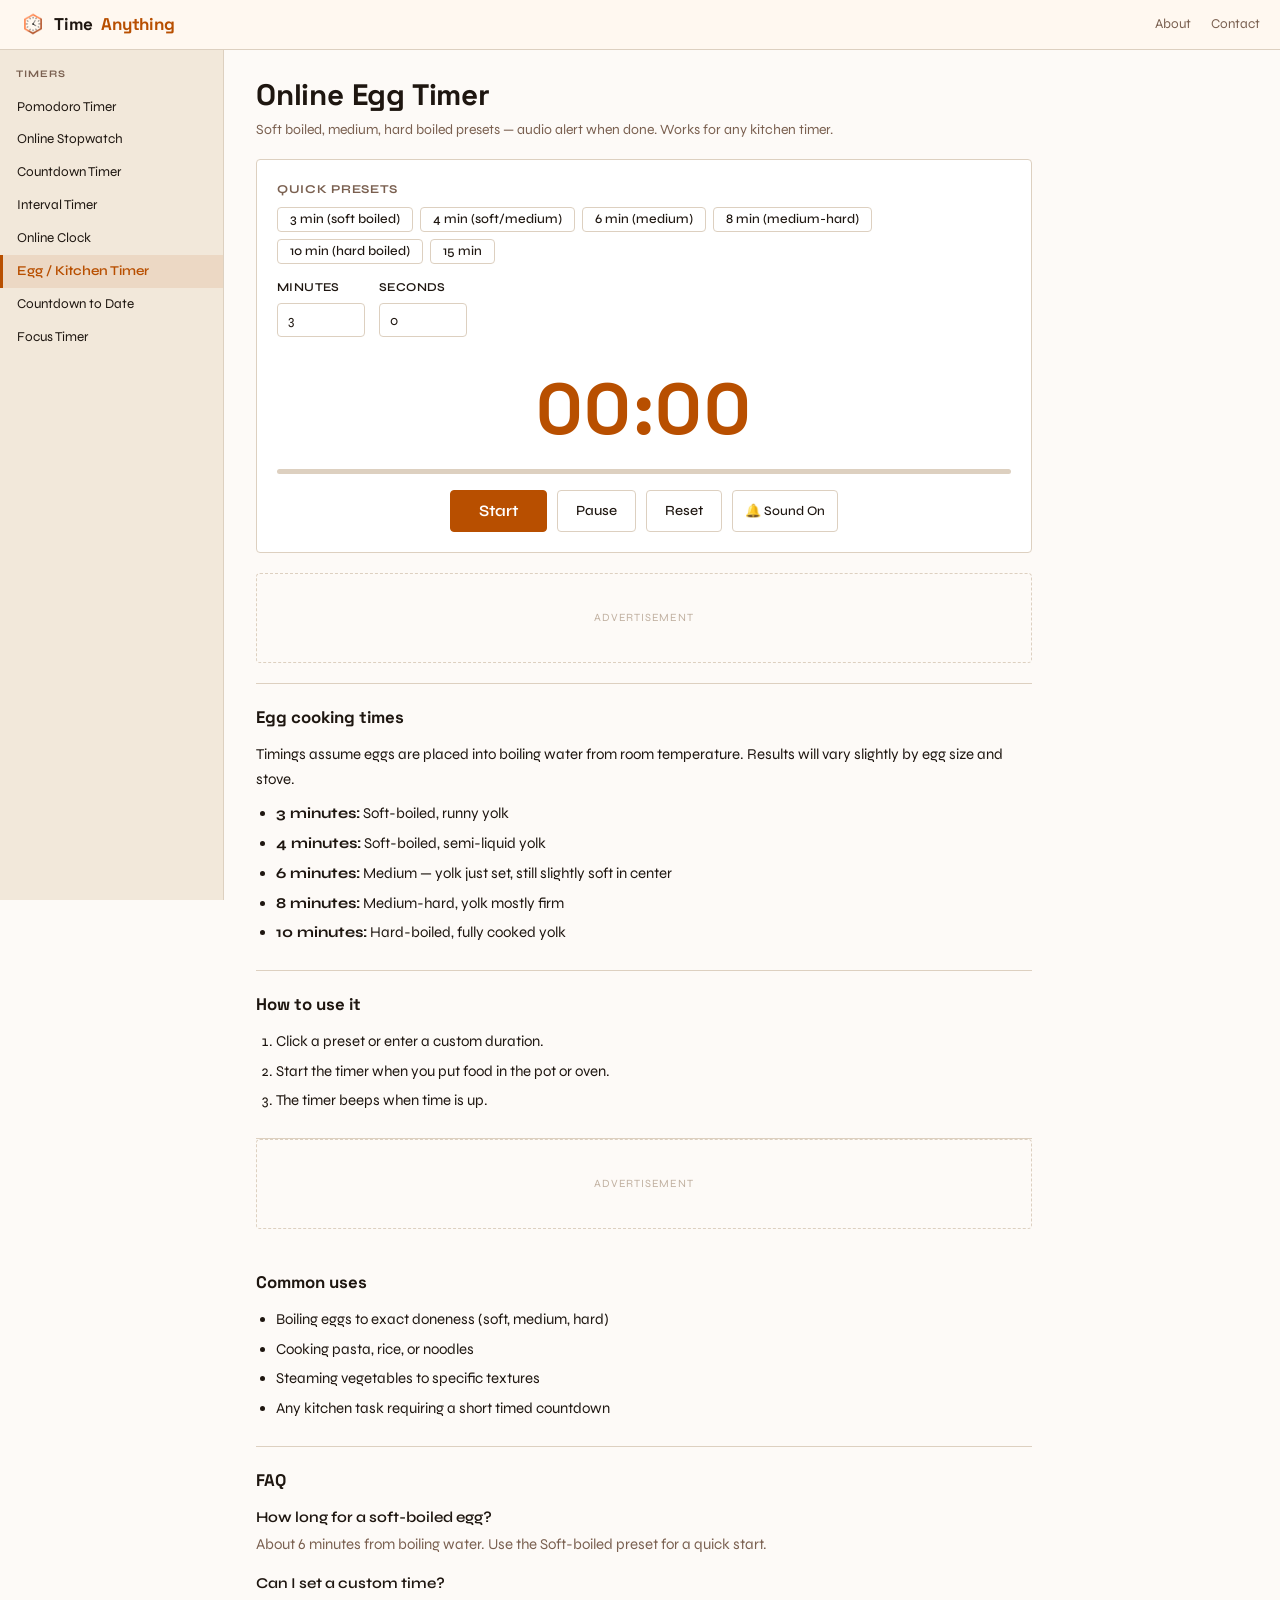
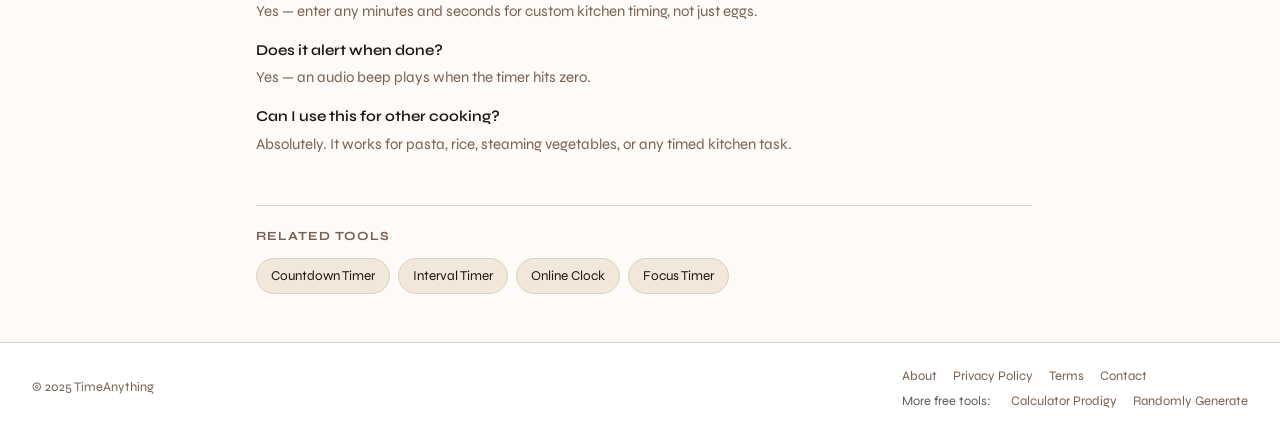
<file: egg-timer.html>
<!DOCTYPE html>
<html lang="en">
<head>
  <meta charset="UTF-8">
  <link rel="preconnect" href="https://fonts.googleapis.com">
  <link rel="preconnect" href="https://fonts.gstatic.com" crossorigin>
  <meta name="viewport" content="width=device-width, initial-scale=1.0">
  <meta name="description" content="Egg timer with audio alert and one-click presets for soft-boiled, medium, and hard-boiled eggs. Also works for pasta, rice, vegetables, and any kitchen timing.">
  <title>Online Egg Timer with Sound — Soft Boiled, Hard Boiled & Custom Kitchen Timer | Time Anything</title>
  <link rel="stylesheet" href="css/style.css?v=3">
  <link rel="icon" type="image/png" href="favicon.png">
  <link rel="apple-touch-icon" href="favicon.png">
  <meta property="og:image" content="https://www.timeanything.com/favicon.png">
  <meta property="og:site_name" content="TimeAnything">
  <meta property="og:type" content="webpage">
  <meta property="og:url" content="https://www.timeanything.com/egg-timer.html">
  <meta property="og:title" content="Online Egg Timer with Sound — Soft Boiled, Hard Boiled & Custom Kitchen Timer | Time Anything">
  <meta property="og:description" content="Egg timer with audio alert and one-click presets for soft-boiled, medium, and hard-boiled eggs. Also works for pasta, rice, vegetables, and any kitchen timing.">
  <meta name="twitter:card" content="summary_large_image">
  <meta name="twitter:title" content="Online Egg Timer with Sound — Soft Boiled, Hard Boiled & Custom Kitchen Timer | Time Anything">
  <meta name="twitter:description" content="Egg timer with audio alert and one-click presets for soft-boiled, medium, and hard-boiled eggs. Also works for pasta, rice, vegetables, and any kitchen timing.">
  <meta name="twitter:image" content="https://www.timeanything.com/favicon.png">
  <meta name="theme-color" content="#b84f00">
  <link rel="canonical" href="https://www.timeanything.com/egg-timer.html">
  <link rel="sitemap" type="application/xml" href="/sitemap.xml">
  <script async src="https://pagead2.googlesyndication.com/pagead/js/adsbygoogle.js?client=ca-pub-6051609023552836" crossorigin="anonymous"></script>
  <script type="application/ld+json">
  {
    "@context": "https://schema.org",
    "@type": "WebApplication",
    "name": "Online Egg Timer — Soft boiled, medium, hard boiled presets — audio alert when done. Works for any kitchen timer.",
    "url": "https://www.timeanything.com/egg-timer.html",
    "description": "Egg timer with audio alert and one-click presets for soft-boiled, medium, and hard-boiled eggs. Also works for pasta, rice, vegetables, and any kitchen timing.",
    "applicationCategory": "UtilityApplication",
    "operatingSystem": "Any",
    "browserRequirements": "Requires JavaScript",
    "offers": {
      "@type": "Offer",
      "price": "0",
      "priceCurrency": "USD"
    }
  }
  </script>
<script type="application/ld+json">
{
  "@context": "https://schema.org",
  "@type": "FAQPage",
  "mainEntity": [
    {
      "@type": "Question",
      "name": "How long for a soft-boiled egg?",
      "acceptedAnswer": {
        "@type": "Answer",
        "text": "About 6 minutes from boiling water. Use the Soft-boiled preset for a quick start."
      }
    },
    {
      "@type": "Question",
      "name": "Can I set a custom time?",
      "acceptedAnswer": {
        "@type": "Answer",
        "text": "Yes \u2014 enter any minutes and seconds for custom kitchen timing, not just eggs."
      }
    },
    {
      "@type": "Question",
      "name": "Does it alert when done?",
      "acceptedAnswer": {
        "@type": "Answer",
        "text": "Yes \u2014 an audio beep plays when the timer hits zero."
      }
    },
    {
      "@type": "Question",
      "name": "Can I use this for other cooking?",
      "acceptedAnswer": {
        "@type": "Answer",
        "text": "Absolutely. It works for pasta, rice, steaming vegetables, or any timed kitchen task."
      }
    }
  ]
}
</script>
<script async src="https://www.googletagmanager.com/gtag/js?id=G-YWVGL7ZGEX"></script>
<script>
  window.dataLayer = window.dataLayer || [];
  function gtag(){dataLayer.push(arguments);}
  gtag('js', new Date());
  gtag('config', 'G-YWVGL7ZGEX');
</script>
</head>
<body>
<header class="site-header">
  <div class="header-inner">
    <a href="index.html" class="logo"><img src="logo.png" class="logo-img" alt="">Time<span class="logo-accent">Anything</span></a>
    <nav class="header-nav"><a href="about.html">About</a><a href="contact.html">Contact</a></nav>
  </div>
</header>
<button class="sidebar-toggle" id="sidebar-toggle-btn" aria-expanded="false" aria-controls="sidebar">&#9776; Timers</button>
<div class="layout">
  <aside class="sidebar" id="sidebar">
    <nav class="sidebar-nav" aria-label="Timer navigation">
      <span class="sidebar-heading">Timers</span>
      <ul>
        <li><a href="pomodoro.html">Pomodoro Timer</a></li>
        <li><a href="stopwatch.html">Online Stopwatch</a></li>
        <li><a href="countdown-timer.html">Countdown Timer</a></li>
        <li><a href="interval-timer.html">Interval Timer</a></li>
        <li><a href="online-clock.html">Online Clock</a></li>
        <li><a href="egg-timer.html">Egg / Kitchen Timer</a></li>
        <li><a href="countdown-to-date.html">Countdown to Date</a></li>
        <li><a href="focus-timer.html">Focus Timer</a></li>
      </ul>
    </nav>
  </aside>
  <main class="main-content">
    <div class="tool-header">
      <h1>Online Egg Timer</h1>
      <p class="tool-tagline">Soft boiled, medium, hard boiled presets — audio alert when done. Works for any kitchen timer.</p>
    </div>
    <section class="tool-section" aria-label="Egg timer">
      <p style="font-size:12px;font-weight:700;text-transform:uppercase;letter-spacing:0.7px;color:var(--text-muted);margin-bottom:8px;">Quick presets</p>
      <div class="preset-buttons">
        <button class="btn btn-secondary btn-sm" data-preset="180">3 min (soft boiled)</button>
        <button class="btn btn-secondary btn-sm" data-preset="240">4 min (soft/medium)</button>
        <button class="btn btn-secondary btn-sm" data-preset="360">6 min (medium)</button>
        <button class="btn btn-secondary btn-sm" data-preset="480">8 min (medium-hard)</button>
        <button class="btn btn-secondary btn-sm" data-preset="600">10 min (hard boiled)</button>
        <button class="btn btn-secondary btn-sm" data-preset="900">15 min</button>
      </div>
      <div class="tool-controls" style="margin-top:8px;">
        <div class="control-group"><label for="egg-mins">Minutes</label><input type="number" id="egg-mins" value="3" min="0" max="120"></div>
        <div class="control-group"><label for="egg-secs">Seconds</label><input type="number" id="egg-secs" value="0" min="0" max="59"></div>
      </div>
      <div class="timer-display" id="timer-display" aria-live="polite">03:00</div>
      <div class="timer-progress"><div class="timer-progress-bar" id="progress-bar"></div></div>
      <p class="done-message" id="done-message" hidden style="text-align:center;font-size:1.2rem;font-weight:700;color:var(--accent);padding:8px 0;">&#128276; Done! Your egg is ready.</p>
      <div class="timer-controls">
        <button class="btn btn-primary btn-lg" id="start-btn">Start</button>
        <button class="btn btn-secondary" id="pause-btn">Pause</button>
        <button class="btn btn-secondary" id="reset-btn">Reset</button>
        <button class="btn btn-secondary btn-sm" id="sound-btn">&#128276; Sound On</button>
      </div>
    </section>
    <div class="ad-slot" aria-label="Advertisement"><span class="ad-label">Advertisement</span></div>
    <div class="content-sections">
      <section class="content-block">
        <h2>Egg cooking times</h2>
        <p>Timings assume eggs are placed into boiling water from room temperature. Results will vary slightly by egg size and stove.</p>
        <ul>
          <li><strong>3 minutes:</strong> Soft-boiled, runny yolk</li>
          <li><strong>4 minutes:</strong> Soft-boiled, semi-liquid yolk</li>
          <li><strong>6 minutes:</strong> Medium — yolk just set, still slightly soft in center</li>
          <li><strong>8 minutes:</strong> Medium-hard, yolk mostly firm</li>
          <li><strong>10 minutes:</strong> Hard-boiled, fully cooked yolk</li>
        </ul>
      </section>
      <section class="content-block">
        <h2>How to use it</h2>
        <ol>
          <li>Click a preset or enter a custom duration.</li>
          <li>Start the timer when you put food in the pot or oven.</li>
          <li>The timer beeps when time is up.</li>
        </ol>
      </section>
      <div class="ad-slot" aria-label="Advertisement"><span class="ad-label">Advertisement</span></div>
      <section class="content-block">
        <h2>Common uses</h2>
        <ul>
          <li>Boiling eggs to exact doneness (soft, medium, hard)</li>
          <li>Cooking pasta, rice, or noodles</li>
          <li>Steaming vegetables to specific textures</li>
          <li>Any kitchen task requiring a short timed countdown</li>
        </ul>
      </section>
      <section class="content-block faq-section">
        <h2>FAQ</h2>
        <dl>
          <dt>How long for a soft-boiled egg?</dt>
          <dd>About 6 minutes from boiling water. Use the Soft-boiled preset for a quick start.</dd>
          <dt>Can I set a custom time?</dt>
          <dd>Yes — enter any minutes and seconds for custom kitchen timing, not just eggs.</dd>
          <dt>Does it alert when done?</dt>
          <dd>Yes — an audio beep plays when the timer hits zero.</dd>
          <dt>Can I use this for other cooking?</dt>
          <dd>Absolutely. It works for pasta, rice, steaming vegetables, or any timed kitchen task.</dd>
        </dl>
      </section>
    </div>

    <div class="related-tools">
      <h3>Related tools</h3>
      <div class="related-tools-list">
        <a href="countdown-timer.html" class="related-tool-link">Countdown Timer</a>
        <a href="interval-timer.html" class="related-tool-link">Interval Timer</a>
        <a href="online-clock.html" class="related-tool-link">Online Clock</a>
        <a href="focus-timer.html" class="related-tool-link">Focus Timer</a>
      </div>
    </div>
  </main>
</div>
<footer class="site-footer">
  <div class="footer-inner">
    <span class="footer-copy">&copy; 2025 TimeAnything</span>
    <nav class="footer-nav" aria-label="Footer links">
      <a href="about.html">About</a><a href="privacy.html">Privacy Policy</a><a href="terms.html">Terms</a><a href="contact.html">Contact</a>
    <nav class="footer-nav footer-sister-sites" aria-label="More free tools"><span style="font-size:0.8rem;opacity:0.7;margin-right:4px">More free tools:</span><a href="https://www.calculatorprodigy.com" rel="noopener">Calculator Prodigy</a><a href="https://www.randomlygenerate.org" rel="noopener">Randomly Generate</a></nav>
  </div>
</footer>
<script src="js/main.js"></script>
<script src="js/tools/egg-timer.js"></script>
</body>
</html>
</file>
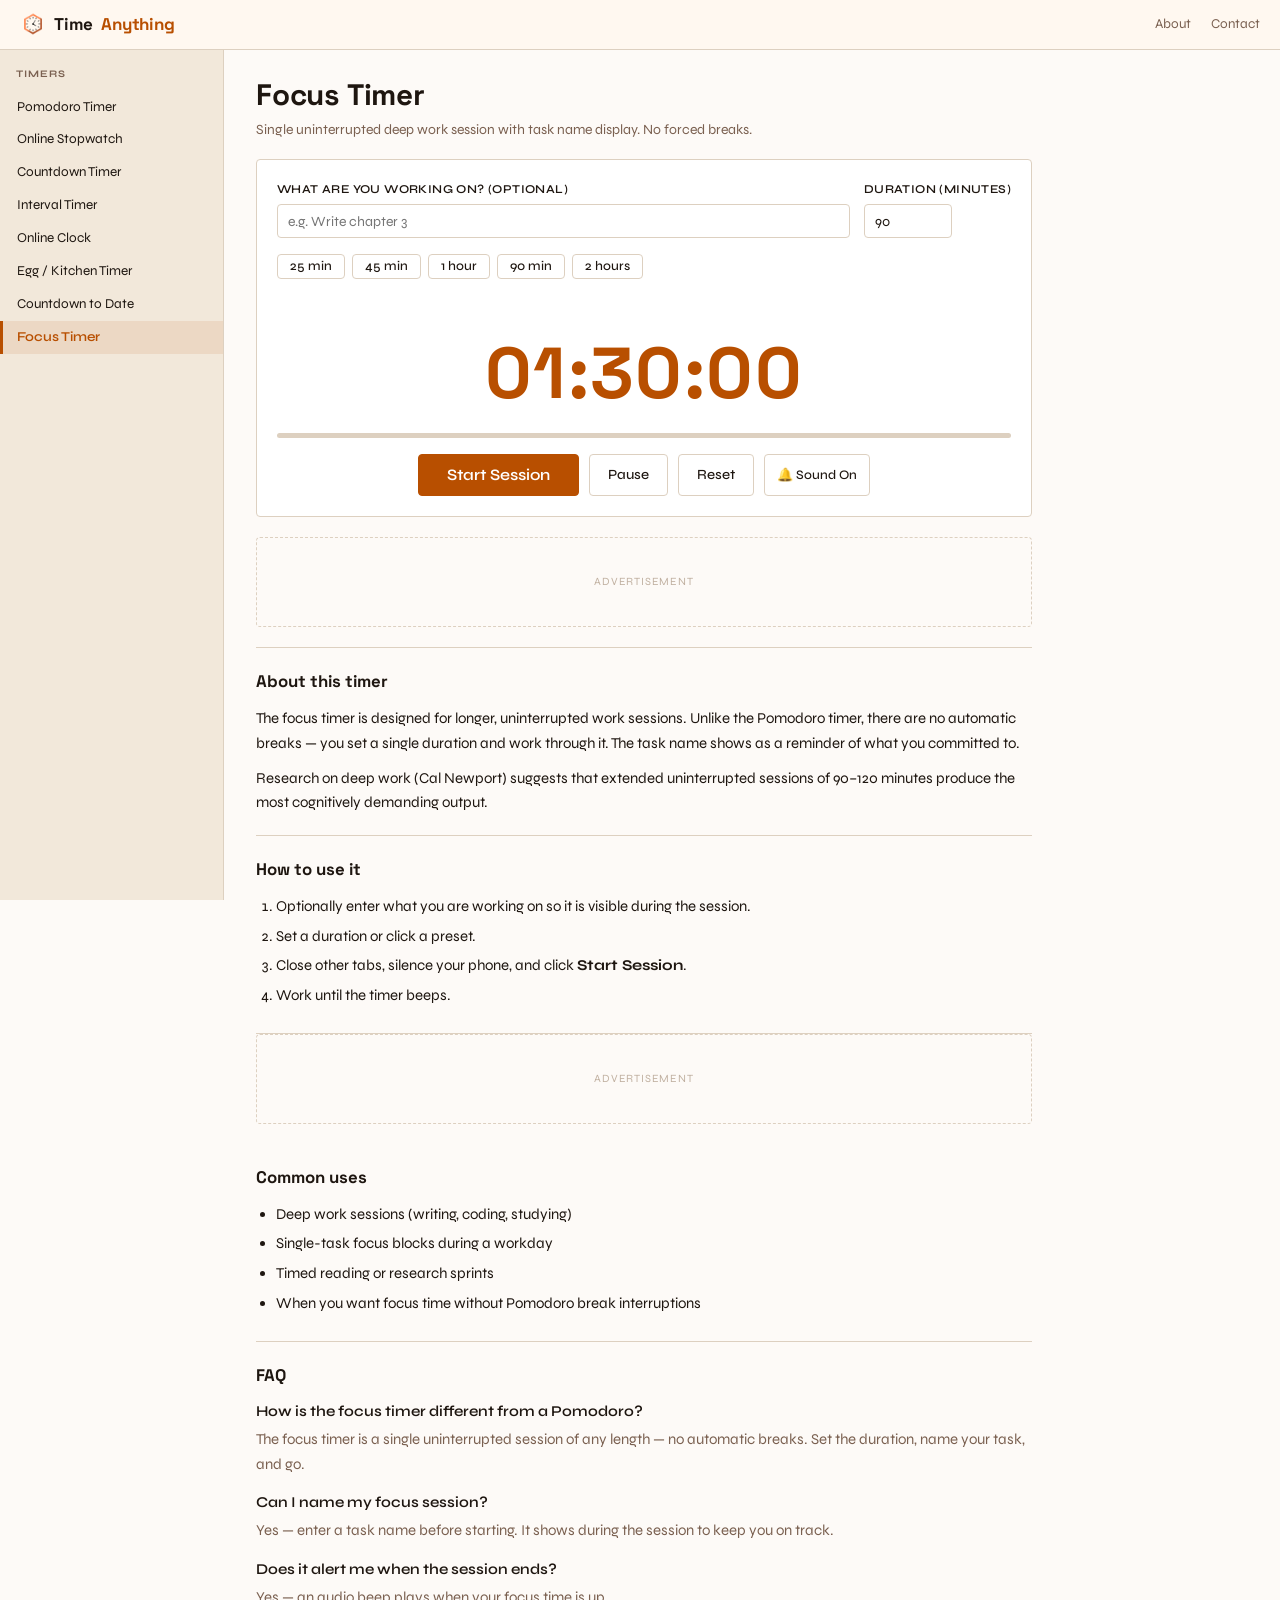
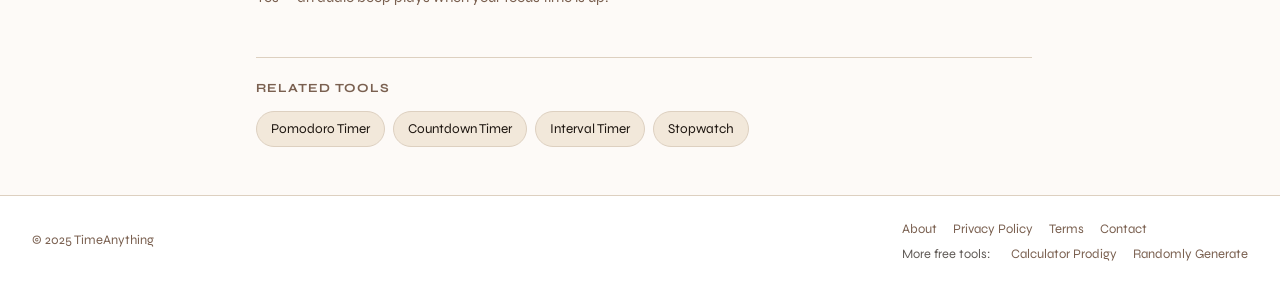
<file: focus-timer.html>
<!DOCTYPE html>
<html lang="en">
<head>
  <meta charset="UTF-8">
  <link rel="preconnect" href="https://fonts.googleapis.com">
  <link rel="preconnect" href="https://fonts.gstatic.com" crossorigin>
  <meta name="viewport" content="width=device-width, initial-scale=1.0">
  <meta name="description" content="A simple focus timer for deep work sessions. Set duration, name your task, and run a single uninterrupted countdown. No Pomodoro breaks — just focused time.">
  <title>Focus Timer for Deep Work — Single Session with Task Name Display | Time Anything</title>
  <link rel="stylesheet" href="css/style.css?v=3">
  <link rel="icon" type="image/png" href="favicon.png">
  <link rel="apple-touch-icon" href="favicon.png">
  <meta property="og:image" content="https://www.timeanything.com/favicon.png">
  <meta property="og:site_name" content="TimeAnything">
  <meta property="og:type" content="webpage">
  <meta property="og:url" content="https://www.timeanything.com/focus-timer.html">
  <meta property="og:title" content="Focus Timer for Deep Work — Single Session with Task Name Display | Time Anything">
  <meta property="og:description" content="A simple focus timer for deep work sessions. Set duration, name your task, and run a single uninterrupted countdown. No Pomodoro breaks — just focused time.">
  <meta name="twitter:card" content="summary_large_image">
  <meta name="twitter:title" content="Focus Timer for Deep Work — Single Session with Task Name Display | Time Anything">
  <meta name="twitter:description" content="A simple focus timer for deep work sessions. Set duration, name your task, and run a single uninterrupted countdown. No Pomodoro breaks — just focused time.">
  <meta name="twitter:image" content="https://www.timeanything.com/favicon.png">
  <meta name="theme-color" content="#b84f00">
  <link rel="canonical" href="https://www.timeanything.com/focus-timer.html">
  <link rel="sitemap" type="application/xml" href="/sitemap.xml">
  <script async src="https://pagead2.googlesyndication.com/pagead/js/adsbygoogle.js?client=ca-pub-6051609023552836" crossorigin="anonymous"></script>
  <script type="application/ld+json">
  {
    "@context": "https://schema.org",
    "@type": "WebApplication",
    "name": "Focus Timer — Single uninterrupted deep work session with task name display. No forced breaks.",
    "url": "https://www.timeanything.com/focus-timer.html",
    "description": "A simple focus timer for deep work sessions. Set duration, name your task, and run a single uninterrupted countdown. No Pomodoro breaks — just focused time.",
    "applicationCategory": "UtilityApplication",
    "operatingSystem": "Any",
    "browserRequirements": "Requires JavaScript",
    "offers": {
      "@type": "Offer",
      "price": "0",
      "priceCurrency": "USD"
    }
  }
  </script>
<script type="application/ld+json">
{
  "@context": "https://schema.org",
  "@type": "FAQPage",
  "mainEntity": [
    {
      "@type": "Question",
      "name": "How is the focus timer different from a Pomodoro?",
      "acceptedAnswer": {
        "@type": "Answer",
        "text": "The focus timer is a single uninterrupted session of any length \u2014 no automatic breaks. Set the duration, name your task, and go."
      }
    },
    {
      "@type": "Question",
      "name": "Can I name my focus session?",
      "acceptedAnswer": {
        "@type": "Answer",
        "text": "Yes \u2014 enter a task name before starting. It shows during the session to keep you on track."
      }
    },
    {
      "@type": "Question",
      "name": "Does it alert me when the session ends?",
      "acceptedAnswer": {
        "@type": "Answer",
        "text": "Yes \u2014 an audio beep plays when your focus time is up."
      }
    }
  ]
}
</script>
<script async src="https://www.googletagmanager.com/gtag/js?id=G-YWVGL7ZGEX"></script>
<script>
  window.dataLayer = window.dataLayer || [];
  function gtag(){dataLayer.push(arguments);}
  gtag('js', new Date());
  gtag('config', 'G-YWVGL7ZGEX');
</script>
</head>
<body>
<header class="site-header">
  <div class="header-inner">
    <a href="index.html" class="logo"><img src="logo.png" class="logo-img" alt="">Time<span class="logo-accent">Anything</span></a>
    <nav class="header-nav"><a href="about.html">About</a><a href="contact.html">Contact</a></nav>
  </div>
</header>
<button class="sidebar-toggle" id="sidebar-toggle-btn" aria-expanded="false" aria-controls="sidebar">&#9776; Timers</button>
<div class="layout">
  <aside class="sidebar" id="sidebar">
    <nav class="sidebar-nav" aria-label="Timer navigation">
      <span class="sidebar-heading">Timers</span>
      <ul>
        <li><a href="pomodoro.html">Pomodoro Timer</a></li>
        <li><a href="stopwatch.html">Online Stopwatch</a></li>
        <li><a href="countdown-timer.html">Countdown Timer</a></li>
        <li><a href="interval-timer.html">Interval Timer</a></li>
        <li><a href="online-clock.html">Online Clock</a></li>
        <li><a href="egg-timer.html">Egg / Kitchen Timer</a></li>
        <li><a href="countdown-to-date.html">Countdown to Date</a></li>
        <li><a href="focus-timer.html">Focus Timer</a></li>
      </ul>
    </nav>
  </aside>
  <main class="main-content">
    <div class="tool-header">
      <h1>Focus Timer</h1>
      <p class="tool-tagline">Single uninterrupted deep work session with task name display. No forced breaks.</p>
    </div>
    <section class="tool-section" aria-label="Focus timer">
      <div class="tool-controls" style="margin-bottom:16px;">
        <div class="control-group" style="flex:1;min-width:200px;">
          <label for="focus-task">What are you working on? (optional)</label>
          <input type="text" id="focus-task" placeholder="e.g. Write chapter 3" style="width:100%;height:34px;border:1px solid var(--border);border-radius:var(--radius);padding:7px 10px;font-size:14px;font-family:var(--font);">
        </div>
        <div class="control-group">
          <label for="focus-duration">Duration (minutes)</label>
          <input type="number" id="focus-duration" value="90" min="1" max="480">
        </div>
      </div>
      <div class="preset-buttons">
        <button class="btn btn-secondary btn-sm" data-preset="25">25 min</button>
        <button class="btn btn-secondary btn-sm" data-preset="45">45 min</button>
        <button class="btn btn-secondary btn-sm" data-preset="60">1 hour</button>
        <button class="btn btn-secondary btn-sm" data-preset="90">90 min</button>
        <button class="btn btn-secondary btn-sm" data-preset="120">2 hours</button>
      </div>
      <p class="timer-phase" id="timer-phase" style="min-height:20px;"></p>
      <div class="timer-display" id="timer-display" aria-live="polite">01:30:00</div>
      <div class="timer-progress"><div class="timer-progress-bar" id="progress-bar"></div></div>
      <p class="done-message" id="done-message" hidden style="text-align:center;font-size:1.1rem;font-weight:700;color:var(--accent);padding:8px 0;"></p>
      <div class="timer-controls">
        <button class="btn btn-primary btn-lg" id="start-btn">Start Session</button>
        <button class="btn btn-secondary" id="pause-btn">Pause</button>
        <button class="btn btn-secondary" id="reset-btn">Reset</button>
        <button class="btn btn-secondary btn-sm" id="sound-btn">&#128276; Sound On</button>
      </div>
    </section>
    <div class="ad-slot" aria-label="Advertisement"><span class="ad-label">Advertisement</span></div>
    <div class="content-sections">
      <section class="content-block">
        <h2>About this timer</h2>
        <p>The focus timer is designed for longer, uninterrupted work sessions. Unlike the Pomodoro timer, there are no automatic breaks — you set a single duration and work through it. The task name shows as a reminder of what you committed to.</p>
        <p>Research on deep work (Cal Newport) suggests that extended uninterrupted sessions of 90–120 minutes produce the most cognitively demanding output.</p>
      </section>
      <section class="content-block">
        <h2>How to use it</h2>
        <ol>
          <li>Optionally enter what you are working on so it is visible during the session.</li>
          <li>Set a duration or click a preset.</li>
          <li>Close other tabs, silence your phone, and click <strong>Start Session</strong>.</li>
          <li>Work until the timer beeps.</li>
        </ol>
      </section>
      <div class="ad-slot" aria-label="Advertisement"><span class="ad-label">Advertisement</span></div>
      <section class="content-block">
        <h2>Common uses</h2>
        <ul>
          <li>Deep work sessions (writing, coding, studying)</li>
          <li>Single-task focus blocks during a workday</li>
          <li>Timed reading or research sprints</li>
          <li>When you want focus time without Pomodoro break interruptions</li>
        </ul>
      </section>
      <section class="content-block faq-section">
        <h2>FAQ</h2>
        <dl>
          <dt>How is the focus timer different from a Pomodoro?</dt>
          <dd>The focus timer is a single uninterrupted session of any length — no automatic breaks. Set the duration, name your task, and go.</dd>
          <dt>Can I name my focus session?</dt>
          <dd>Yes — enter a task name before starting. It shows during the session to keep you on track.</dd>
          <dt>Does it alert me when the session ends?</dt>
          <dd>Yes — an audio beep plays when your focus time is up.</dd>
        </dl>
      </section>
    </div>

    <div class="related-tools">
      <h3>Related tools</h3>
      <div class="related-tools-list">
        <a href="pomodoro.html" class="related-tool-link">Pomodoro Timer</a>
        <a href="countdown-timer.html" class="related-tool-link">Countdown Timer</a>
        <a href="interval-timer.html" class="related-tool-link">Interval Timer</a>
        <a href="stopwatch.html" class="related-tool-link">Stopwatch</a>
      </div>
    </div>
  </main>
</div>
<footer class="site-footer">
  <div class="footer-inner">
    <span class="footer-copy">&copy; 2025 TimeAnything</span>
    <nav class="footer-nav" aria-label="Footer links">
      <a href="about.html">About</a><a href="privacy.html">Privacy Policy</a><a href="terms.html">Terms</a><a href="contact.html">Contact</a>
    <nav class="footer-nav footer-sister-sites" aria-label="More free tools"><span style="font-size:0.8rem;opacity:0.7;margin-right:4px">More free tools:</span><a href="https://www.calculatorprodigy.com" rel="noopener">Calculator Prodigy</a><a href="https://www.randomlygenerate.org" rel="noopener">Randomly Generate</a></nav>
  </div>
</footer>
<script src="js/main.js"></script>
<script src="js/tools/focus.js"></script>
</body>
</html>
</file>
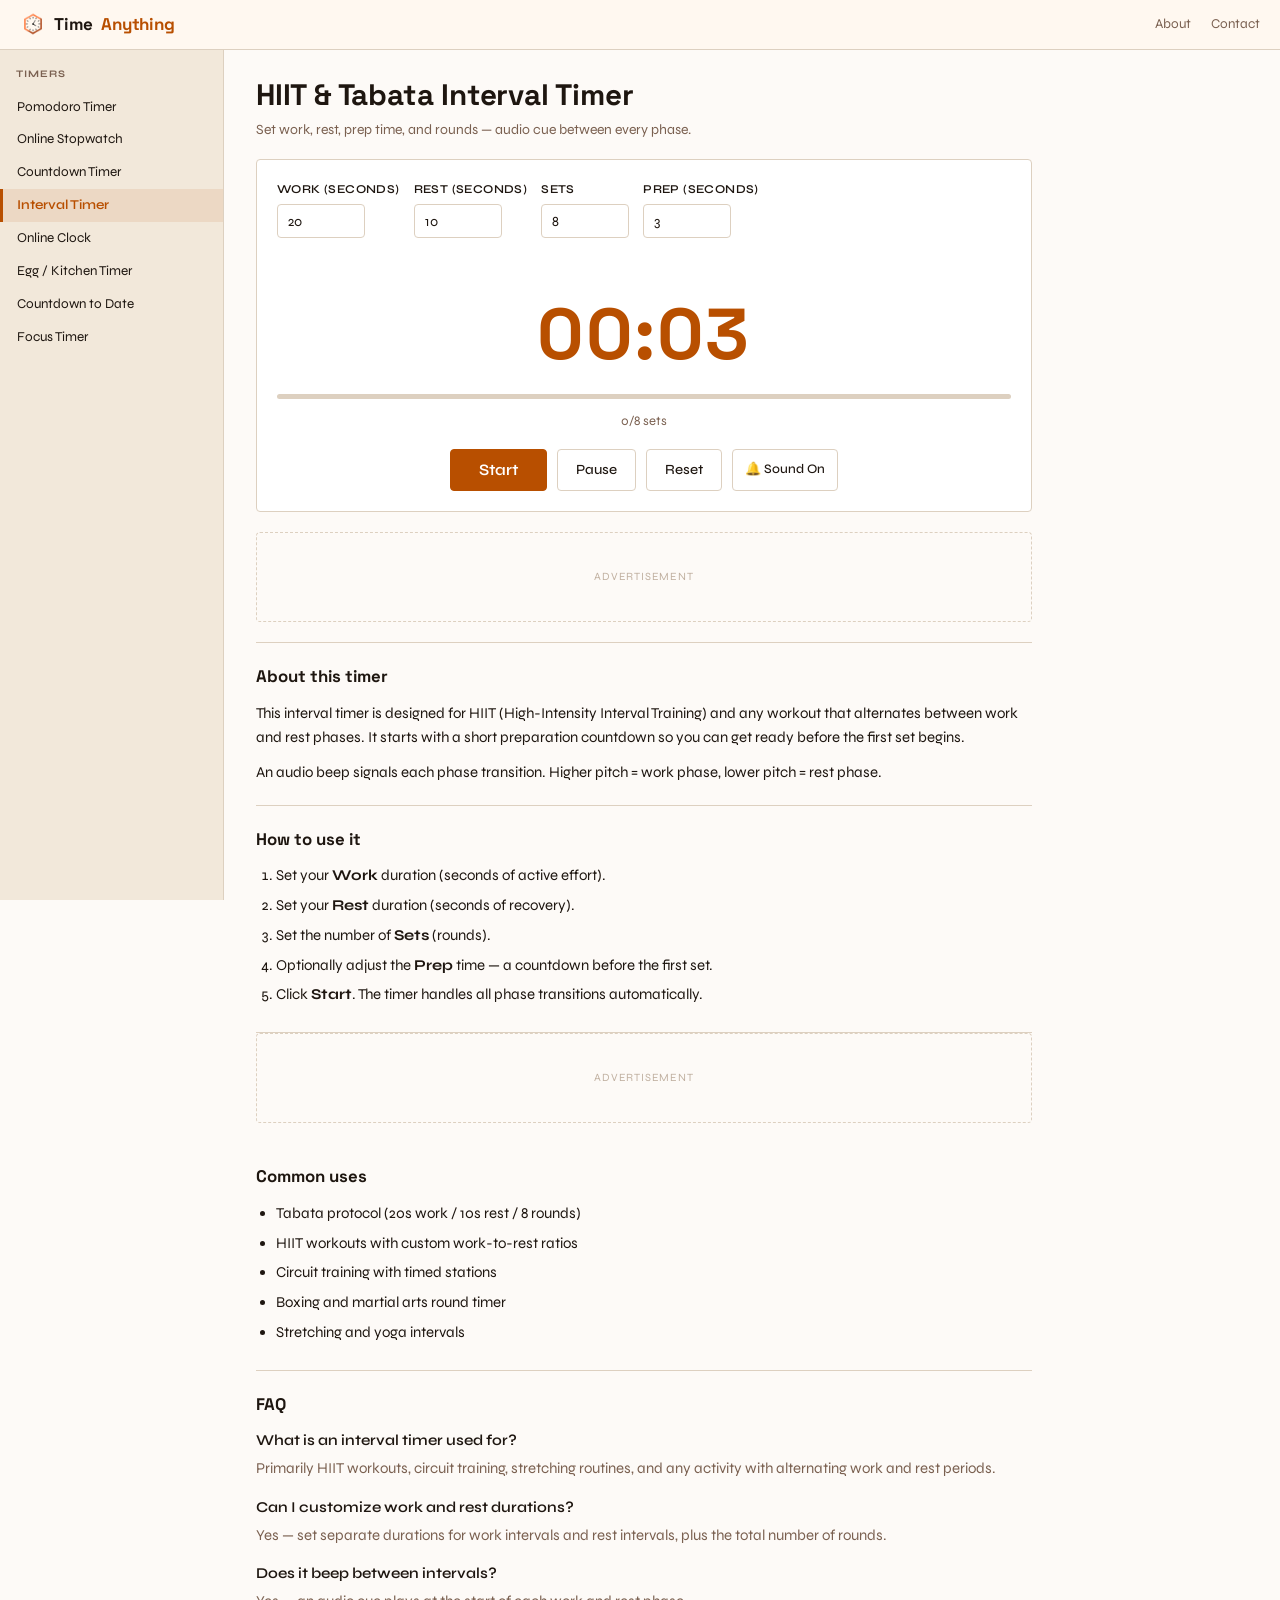
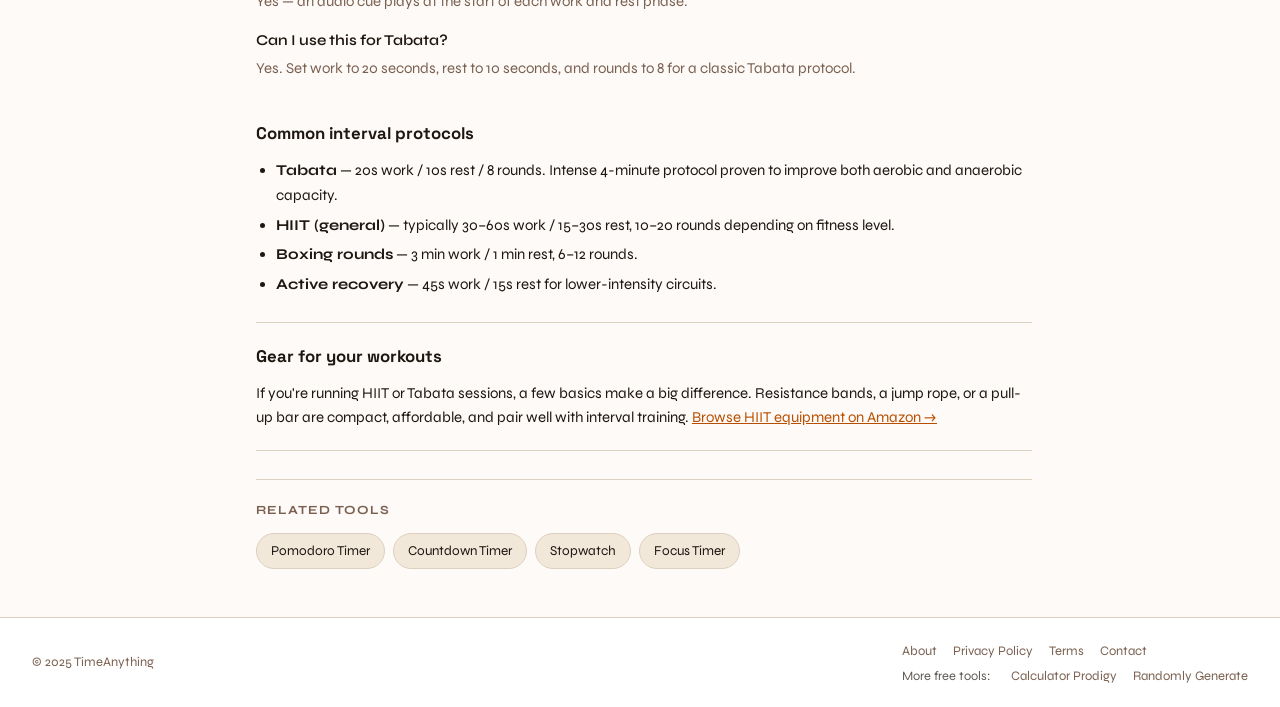
<file: interval-timer.html>
<!DOCTYPE html>
<html lang="en">
<head>
  <meta charset="UTF-8">
  <link rel="preconnect" href="https://fonts.googleapis.com">
  <link rel="preconnect" href="https://fonts.gstatic.com" crossorigin>
  <meta name="viewport" content="width=device-width, initial-scale=1.0">
  <meta name="description" content="Interval timer for HIIT, Tabata, and circuit training. Set custom work and rest durations, number of rounds, and prep countdown. Audio cue between every phase.">
  <title>HIIT & Tabata Interval Timer — Custom Work, Rest & Prep Time with Audio | Time Anything</title>
  <link rel="stylesheet" href="css/style.css?v=3">
  <link rel="icon" type="image/png" href="favicon.png">
  <link rel="apple-touch-icon" href="favicon.png">
  <meta property="og:image" content="https://www.timeanything.com/favicon.png">
  <meta property="og:site_name" content="TimeAnything">
  <meta property="og:type" content="webpage">
  <meta property="og:url" content="https://www.timeanything.com/interval-timer.html">
  <meta property="og:title" content="HIIT & Tabata Interval Timer — Custom Work, Rest & Prep Time with Audio | Time Anything">
  <meta property="og:description" content="Interval timer for HIIT, Tabata, and circuit training. Set custom work and rest durations, number of rounds, and prep countdown. Audio cue between every phase.">
  <meta name="twitter:card" content="summary_large_image">
  <meta name="twitter:title" content="HIIT & Tabata Interval Timer — Custom Work, Rest & Prep Time with Audio | Time Anything">
  <meta name="twitter:description" content="Interval timer for HIIT, Tabata, and circuit training. Set custom work and rest durations, number of rounds, and prep countdown. Audio cue between every phase.">
  <meta name="twitter:image" content="https://www.timeanything.com/favicon.png">
  <meta name="theme-color" content="#b84f00">
  <link rel="canonical" href="https://www.timeanything.com/interval-timer.html">
  <link rel="sitemap" type="application/xml" href="/sitemap.xml">
  <script async src="https://pagead2.googlesyndication.com/pagead/js/adsbygoogle.js?client=ca-pub-6051609023552836" crossorigin="anonymous"></script>
  <script type="application/ld+json">
  {
    "@context": "https://schema.org",
    "@type": "WebApplication",
    "name": "HIIT & Tabata Interval Timer — Set work, rest, prep time, and rounds — audio cue between every phase.",
    "url": "https://www.timeanything.com/interval-timer.html",
    "description": "Interval timer for HIIT, Tabata, and circuit training. Set custom work and rest durations, number of rounds, and prep countdown. Audio cue between every phase.",
    "applicationCategory": "UtilityApplication",
    "operatingSystem": "Any",
    "browserRequirements": "Requires JavaScript",
    "offers": {
      "@type": "Offer",
      "price": "0",
      "priceCurrency": "USD"
    }
  }
  </script>
<script type="application/ld+json">
{
  "@context": "https://schema.org",
  "@type": "FAQPage",
  "mainEntity": [
    {
      "@type": "Question",
      "name": "What is an interval timer used for?",
      "acceptedAnswer": {
        "@type": "Answer",
        "text": "Primarily HIIT workouts, circuit training, stretching routines, and any activity with alternating work and rest periods."
      }
    },
    {
      "@type": "Question",
      "name": "Can I customize work and rest durations?",
      "acceptedAnswer": {
        "@type": "Answer",
        "text": "Yes \u2014 set separate durations for work intervals and rest intervals, plus the total number of rounds."
      }
    },
    {
      "@type": "Question",
      "name": "Does it beep between intervals?",
      "acceptedAnswer": {
        "@type": "Answer",
        "text": "Yes \u2014 an audio cue plays at the start of each work and rest phase."
      }
    },
    {
      "@type": "Question",
      "name": "Can I use this for Tabata?",
      "acceptedAnswer": {
        "@type": "Answer",
        "text": "Yes. Set work to 20 seconds, rest to 10 seconds, and rounds to 8 for a classic Tabata protocol."
      }
    }
  ]
}
</script>
<script async src="https://www.googletagmanager.com/gtag/js?id=G-YWVGL7ZGEX"></script>
<script>
  window.dataLayer = window.dataLayer || [];
  function gtag(){dataLayer.push(arguments);}
  gtag('js', new Date());
  gtag('config', 'G-YWVGL7ZGEX');
</script>
</head>
<body>
<header class="site-header">
  <div class="header-inner">
    <a href="index.html" class="logo"><img src="logo.png" class="logo-img" alt="">Time<span class="logo-accent">Anything</span></a>
    <nav class="header-nav"><a href="about.html">About</a><a href="contact.html">Contact</a></nav>
  </div>
</header>
<button class="sidebar-toggle" id="sidebar-toggle-btn" aria-expanded="false" aria-controls="sidebar">&#9776; Timers</button>
<div class="layout">
  <aside class="sidebar" id="sidebar">
    <nav class="sidebar-nav" aria-label="Timer navigation">
      <span class="sidebar-heading">Timers</span>
      <ul>
        <li><a href="pomodoro.html">Pomodoro Timer</a></li>
        <li><a href="stopwatch.html">Online Stopwatch</a></li>
        <li><a href="countdown-timer.html">Countdown Timer</a></li>
        <li><a href="interval-timer.html">Interval Timer</a></li>
        <li><a href="online-clock.html">Online Clock</a></li>
        <li><a href="egg-timer.html">Egg / Kitchen Timer</a></li>
        <li><a href="countdown-to-date.html">Countdown to Date</a></li>
        <li><a href="focus-timer.html">Focus Timer</a></li>
      </ul>
    </nav>
  </aside>
  <main class="main-content">
    <div class="tool-header">
      <h1>HIIT & Tabata Interval Timer</h1>
      <p class="tool-tagline">Set work, rest, prep time, and rounds — audio cue between every phase.</p>
    </div>
    <section class="tool-section" aria-label="Interval timer">
      <div class="tool-controls" style="margin-bottom:18px;">
        <div class="control-group"><label for="itv-work">Work (seconds)</label><input type="number" id="itv-work" value="20" min="1" max="600"></div>
        <div class="control-group"><label for="itv-rest">Rest (seconds)</label><input type="number" id="itv-rest" value="10" min="0" max="600"></div>
        <div class="control-group"><label for="itv-sets">Sets</label><input type="number" id="itv-sets" value="8" min="1" max="100"></div>
        <div class="control-group"><label for="itv-prep">Prep (seconds)</label><input type="number" id="itv-prep" value="3" min="0" max="30"></div>
      </div>
      <p class="timer-phase" id="timer-phase"></p>
      <div class="timer-display" id="timer-display" aria-live="polite">Ready</div>
      <div class="timer-progress"><div class="timer-progress-bar" id="progress-bar"></div></div>
      <p style="text-align:center;font-size:13px;color:var(--text-muted);margin:4px 0;" id="sets-done">0/8 sets</p>
      <div class="timer-controls">
        <button class="btn btn-primary btn-lg" id="start-btn">Start</button>
        <button class="btn btn-secondary" id="pause-btn">Pause</button>
        <button class="btn btn-secondary" id="reset-btn">Reset</button>
        <button class="btn btn-secondary btn-sm" id="sound-btn">&#128276; Sound On</button>
      </div>
    </section>
    <div class="ad-slot" aria-label="Advertisement"><span class="ad-label">Advertisement</span></div>
    <div class="content-sections">
      <section class="content-block">
        <h2>About this timer</h2>
        <p>This interval timer is designed for HIIT (High-Intensity Interval Training) and any workout that alternates between work and rest phases. It starts with a short preparation countdown so you can get ready before the first set begins.</p>
        <p>An audio beep signals each phase transition. Higher pitch = work phase, lower pitch = rest phase.</p>
      </section>
      <section class="content-block">
        <h2>How to use it</h2>
        <ol>
          <li>Set your <strong>Work</strong> duration (seconds of active effort).</li>
          <li>Set your <strong>Rest</strong> duration (seconds of recovery).</li>
          <li>Set the number of <strong>Sets</strong> (rounds).</li>
          <li>Optionally adjust the <strong>Prep</strong> time — a countdown before the first set.</li>
          <li>Click <strong>Start</strong>. The timer handles all phase transitions automatically.</li>
        </ol>
      </section>
      <div class="ad-slot" aria-label="Advertisement"><span class="ad-label">Advertisement</span></div>
      <section class="content-block">
        <h2>Common uses</h2>
        <ul>
          <li>Tabata protocol (20s work / 10s rest / 8 rounds)</li>
          <li>HIIT workouts with custom work-to-rest ratios</li>
          <li>Circuit training with timed stations</li>
          <li>Boxing and martial arts round timer</li>
          <li>Stretching and yoga intervals</li>
        </ul>
      </section>
      <section class="content-block faq-section">
        <h2>FAQ</h2>
        <dl>
          <dt>What is an interval timer used for?</dt>
          <dd>Primarily HIIT workouts, circuit training, stretching routines, and any activity with alternating work and rest periods.</dd>
          <dt>Can I customize work and rest durations?</dt>
          <dd>Yes — set separate durations for work intervals and rest intervals, plus the total number of rounds.</dd>
          <dt>Does it beep between intervals?</dt>
          <dd>Yes — an audio cue plays at the start of each work and rest phase.</dd>
          <dt>Can I use this for Tabata?</dt>
          <dd>Yes. Set work to 20 seconds, rest to 10 seconds, and rounds to 8 for a classic Tabata protocol.</dd>
        </dl>
      </section>
    </div>

    <section class="content-block">
        <h2>Common interval protocols</h2>
        <ul>
          <li><strong>Tabata</strong> — 20s work / 10s rest / 8 rounds. Intense 4-minute protocol proven to improve both aerobic and anaerobic capacity.</li>
          <li><strong>HIIT (general)</strong> — typically 30–60s work / 15–30s rest, 10–20 rounds depending on fitness level.</li>
          <li><strong>Boxing rounds</strong> — 3 min work / 1 min rest, 6–12 rounds.</li>
          <li><strong>Active recovery</strong> — 45s work / 15s rest for lower-intensity circuits.</li>
        </ul>
      </section>

          <section class="content-block affiliate-callout">
        <h2>Gear for your workouts</h2>
        <p>If you're running HIIT or Tabata sessions, a few basics make a big difference. Resistance bands, a jump rope, or a pull-up bar are compact, affordable, and pair well with interval training. <a href="YOUR_AMAZON_ASSOCIATES_LINK" rel="sponsored noopener" target="_blank">Browse HIIT equipment on Amazon →</a></p>
      </section>

    <div class="related-tools">
      <h3>Related tools</h3>
      <div class="related-tools-list">
        <a href="pomodoro.html" class="related-tool-link">Pomodoro Timer</a>
        <a href="countdown-timer.html" class="related-tool-link">Countdown Timer</a>
        <a href="stopwatch.html" class="related-tool-link">Stopwatch</a>
        <a href="focus-timer.html" class="related-tool-link">Focus Timer</a>
      </div>
    </div>
  </main>
</div>
<footer class="site-footer">
  <div class="footer-inner">
    <span class="footer-copy">&copy; 2025 TimeAnything</span>
    <nav class="footer-nav" aria-label="Footer links">
      <a href="about.html">About</a><a href="privacy.html">Privacy Policy</a><a href="terms.html">Terms</a><a href="contact.html">Contact</a>
    <nav class="footer-nav footer-sister-sites" aria-label="More free tools"><span style="font-size:0.8rem;opacity:0.7;margin-right:4px">More free tools:</span><a href="https://www.calculatorprodigy.com" rel="noopener">Calculator Prodigy</a><a href="https://www.randomlygenerate.org" rel="noopener">Randomly Generate</a></nav>
  </div>
</footer>
<script src="js/main.js"></script>
<script src="js/tools/interval.js"></script>
</body>
</html>
</file>
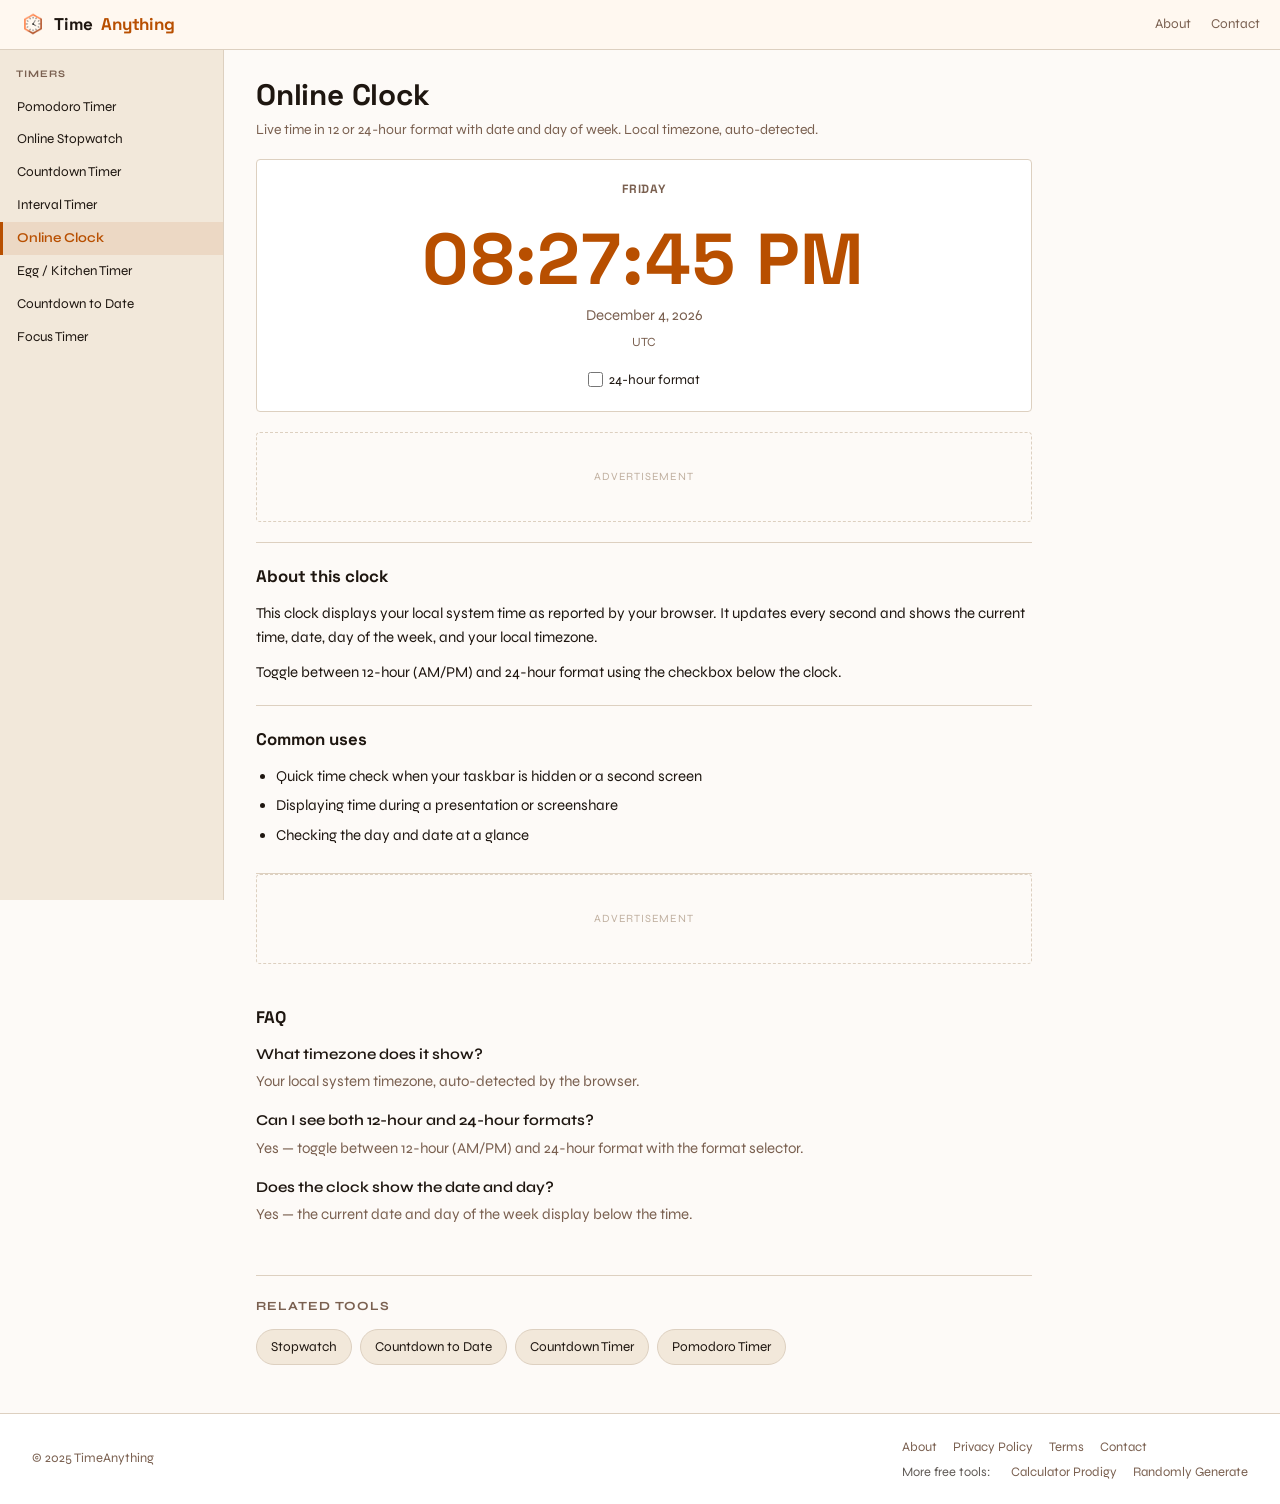
<file: online-clock.html>
<!DOCTYPE html>
<html lang="en">
<head>
  <meta charset="UTF-8">
  <link rel="preconnect" href="https://fonts.googleapis.com">
  <link rel="preconnect" href="https://fonts.gstatic.com" crossorigin>
  <meta name="viewport" content="width=device-width, initial-scale=1.0">
  <meta name="description" content="Live online clock showing current time in 12-hour or 24-hour format. Displays current date and day of the week. Uses your local system timezone automatically.">
  <title>Online Clock — Live 12/24-Hour Time with Date and Day of Week | Time Anything</title>
  <link rel="stylesheet" href="css/style.css?v=3">
  <link rel="icon" type="image/png" href="favicon.png">
  <link rel="apple-touch-icon" href="favicon.png">
  <meta property="og:image" content="https://www.timeanything.com/favicon.png">
  <meta property="og:site_name" content="TimeAnything">
  <meta property="og:type" content="webpage">
  <meta property="og:url" content="https://www.timeanything.com/online-clock.html">
  <meta property="og:title" content="Online Clock — Live 12/24-Hour Time with Date and Day of Week | Time Anything">
  <meta property="og:description" content="Live online clock showing current time in 12-hour or 24-hour format. Displays current date and day of the week. Uses your local system timezone automatically.">
  <meta name="twitter:card" content="summary_large_image">
  <meta name="twitter:title" content="Online Clock — Live 12/24-Hour Time with Date and Day of Week | Time Anything">
  <meta name="twitter:description" content="Live online clock showing current time in 12-hour or 24-hour format. Displays current date and day of the week. Uses your local system timezone automatically.">
  <meta name="twitter:image" content="https://www.timeanything.com/favicon.png">
  <meta name="theme-color" content="#b84f00">
  <link rel="canonical" href="https://www.timeanything.com/online-clock.html">
  <link rel="sitemap" type="application/xml" href="/sitemap.xml">
  <script async src="https://pagead2.googlesyndication.com/pagead/js/adsbygoogle.js?client=ca-pub-6051609023552836" crossorigin="anonymous"></script>
  <script type="application/ld+json">
  {
    "@context": "https://schema.org",
    "@type": "WebApplication",
    "name": "Online Clock — Live time in 12 or 24-hour format with date and day of week. Local timezone, auto-detected.",
    "url": "https://www.timeanything.com/online-clock.html",
    "description": "Live online clock showing current time in 12-hour or 24-hour format. Displays current date and day of the week. Uses your local system timezone automatically.",
    "applicationCategory": "UtilityApplication",
    "operatingSystem": "Any",
    "browserRequirements": "Requires JavaScript",
    "offers": {
      "@type": "Offer",
      "price": "0",
      "priceCurrency": "USD"
    }
  }
  </script>
<script type="application/ld+json">
{
  "@context": "https://schema.org",
  "@type": "FAQPage",
  "mainEntity": [
    {
      "@type": "Question",
      "name": "What timezone does it show?",
      "acceptedAnswer": {
        "@type": "Answer",
        "text": "Your local system timezone, auto-detected by the browser."
      }
    },
    {
      "@type": "Question",
      "name": "Can I see both 12-hour and 24-hour formats?",
      "acceptedAnswer": {
        "@type": "Answer",
        "text": "Yes \u2014 toggle between 12-hour (AM/PM) and 24-hour format with the format selector."
      }
    },
    {
      "@type": "Question",
      "name": "Does the clock show the date and day?",
      "acceptedAnswer": {
        "@type": "Answer",
        "text": "Yes \u2014 the current date and day of the week display below the time."
      }
    }
  ]
}
</script>
<script async src="https://www.googletagmanager.com/gtag/js?id=G-YWVGL7ZGEX"></script>
<script>
  window.dataLayer = window.dataLayer || [];
  function gtag(){dataLayer.push(arguments);}
  gtag('js', new Date());
  gtag('config', 'G-YWVGL7ZGEX');
</script>
</head>
<body>
<header class="site-header">
  <div class="header-inner">
    <a href="index.html" class="logo"><img src="logo.png" class="logo-img" alt="">Time<span class="logo-accent">Anything</span></a>
    <nav class="header-nav"><a href="about.html">About</a><a href="contact.html">Contact</a></nav>
  </div>
</header>
<button class="sidebar-toggle" id="sidebar-toggle-btn" aria-expanded="false" aria-controls="sidebar">&#9776; Timers</button>
<div class="layout">
  <aside class="sidebar" id="sidebar">
    <nav class="sidebar-nav" aria-label="Timer navigation">
      <span class="sidebar-heading">Timers</span>
      <ul>
        <li><a href="pomodoro.html">Pomodoro Timer</a></li>
        <li><a href="stopwatch.html">Online Stopwatch</a></li>
        <li><a href="countdown-timer.html">Countdown Timer</a></li>
        <li><a href="interval-timer.html">Interval Timer</a></li>
        <li><a href="online-clock.html">Online Clock</a></li>
        <li><a href="egg-timer.html">Egg / Kitchen Timer</a></li>
        <li><a href="countdown-to-date.html">Countdown to Date</a></li>
        <li><a href="focus-timer.html">Focus Timer</a></li>
      </ul>
    </nav>
  </aside>
  <main class="main-content">
    <div class="tool-header">
      <h1>Online Clock</h1>
      <p class="tool-tagline">Live time in 12 or 24-hour format with date and day of week. Local timezone, auto-detected.</p>
    </div>
    <section class="tool-section" aria-label="Online clock">
      <p class="clock-day" id="clock-day"></p>
      <div class="clock-display" id="clock-display" aria-live="polite"></div>
      <p class="clock-date" id="clock-date"></p>
      <p style="text-align:center;font-size:12.5px;color:var(--text-muted);margin-top:4px;" id="clock-tz"></p>
      <div style="display:flex;justify-content:center;margin-top:16px;">
        <label class="check-label">
          <input type="checkbox" id="clock-24h"> 24-hour format
        </label>
      </div>
    </section>
    <div class="ad-slot" aria-label="Advertisement"><span class="ad-label">Advertisement</span></div>
    <div class="content-sections">
      <section class="content-block">
        <h2>About this clock</h2>
        <p>This clock displays your local system time as reported by your browser. It updates every second and shows the current time, date, day of the week, and your local timezone.</p>
        <p>Toggle between 12-hour (AM/PM) and 24-hour format using the checkbox below the clock.</p>
      </section>
      <section class="content-block">
        <h2>Common uses</h2>
        <ul>
          <li>Quick time check when your taskbar is hidden or a second screen</li>
          <li>Displaying time during a presentation or screenshare</li>
          <li>Checking the day and date at a glance</li>
        </ul>
      </section>
      <div class="ad-slot" aria-label="Advertisement"><span class="ad-label">Advertisement</span></div>
      <section class="content-block faq-section">
        <h2>FAQ</h2>
        <dl>
          <dt>What timezone does it show?</dt>
          <dd>Your local system timezone, auto-detected by the browser.</dd>
          <dt>Can I see both 12-hour and 24-hour formats?</dt>
          <dd>Yes — toggle between 12-hour (AM/PM) and 24-hour format with the format selector.</dd>
          <dt>Does the clock show the date and day?</dt>
          <dd>Yes — the current date and day of the week display below the time.</dd>
        </dl>
      </section>
    </div>

    <div class="related-tools">
      <h3>Related tools</h3>
      <div class="related-tools-list">
        <a href="stopwatch.html" class="related-tool-link">Stopwatch</a>
        <a href="countdown-to-date.html" class="related-tool-link">Countdown to Date</a>
        <a href="countdown-timer.html" class="related-tool-link">Countdown Timer</a>
        <a href="pomodoro.html" class="related-tool-link">Pomodoro Timer</a>
      </div>
    </div>
  </main>
</div>
<footer class="site-footer">
  <div class="footer-inner">
    <span class="footer-copy">&copy; 2025 TimeAnything</span>
    <nav class="footer-nav" aria-label="Footer links">
      <a href="about.html">About</a><a href="privacy.html">Privacy Policy</a><a href="terms.html">Terms</a><a href="contact.html">Contact</a>
    <nav class="footer-nav footer-sister-sites" aria-label="More free tools"><span style="font-size:0.8rem;opacity:0.7;margin-right:4px">More free tools:</span><a href="https://www.calculatorprodigy.com" rel="noopener">Calculator Prodigy</a><a href="https://www.randomlygenerate.org" rel="noopener">Randomly Generate</a></nav>
  </div>
</footer>
<script src="js/main.js"></script>
<script src="js/tools/clock.js"></script>
</body>
</html>
</file>
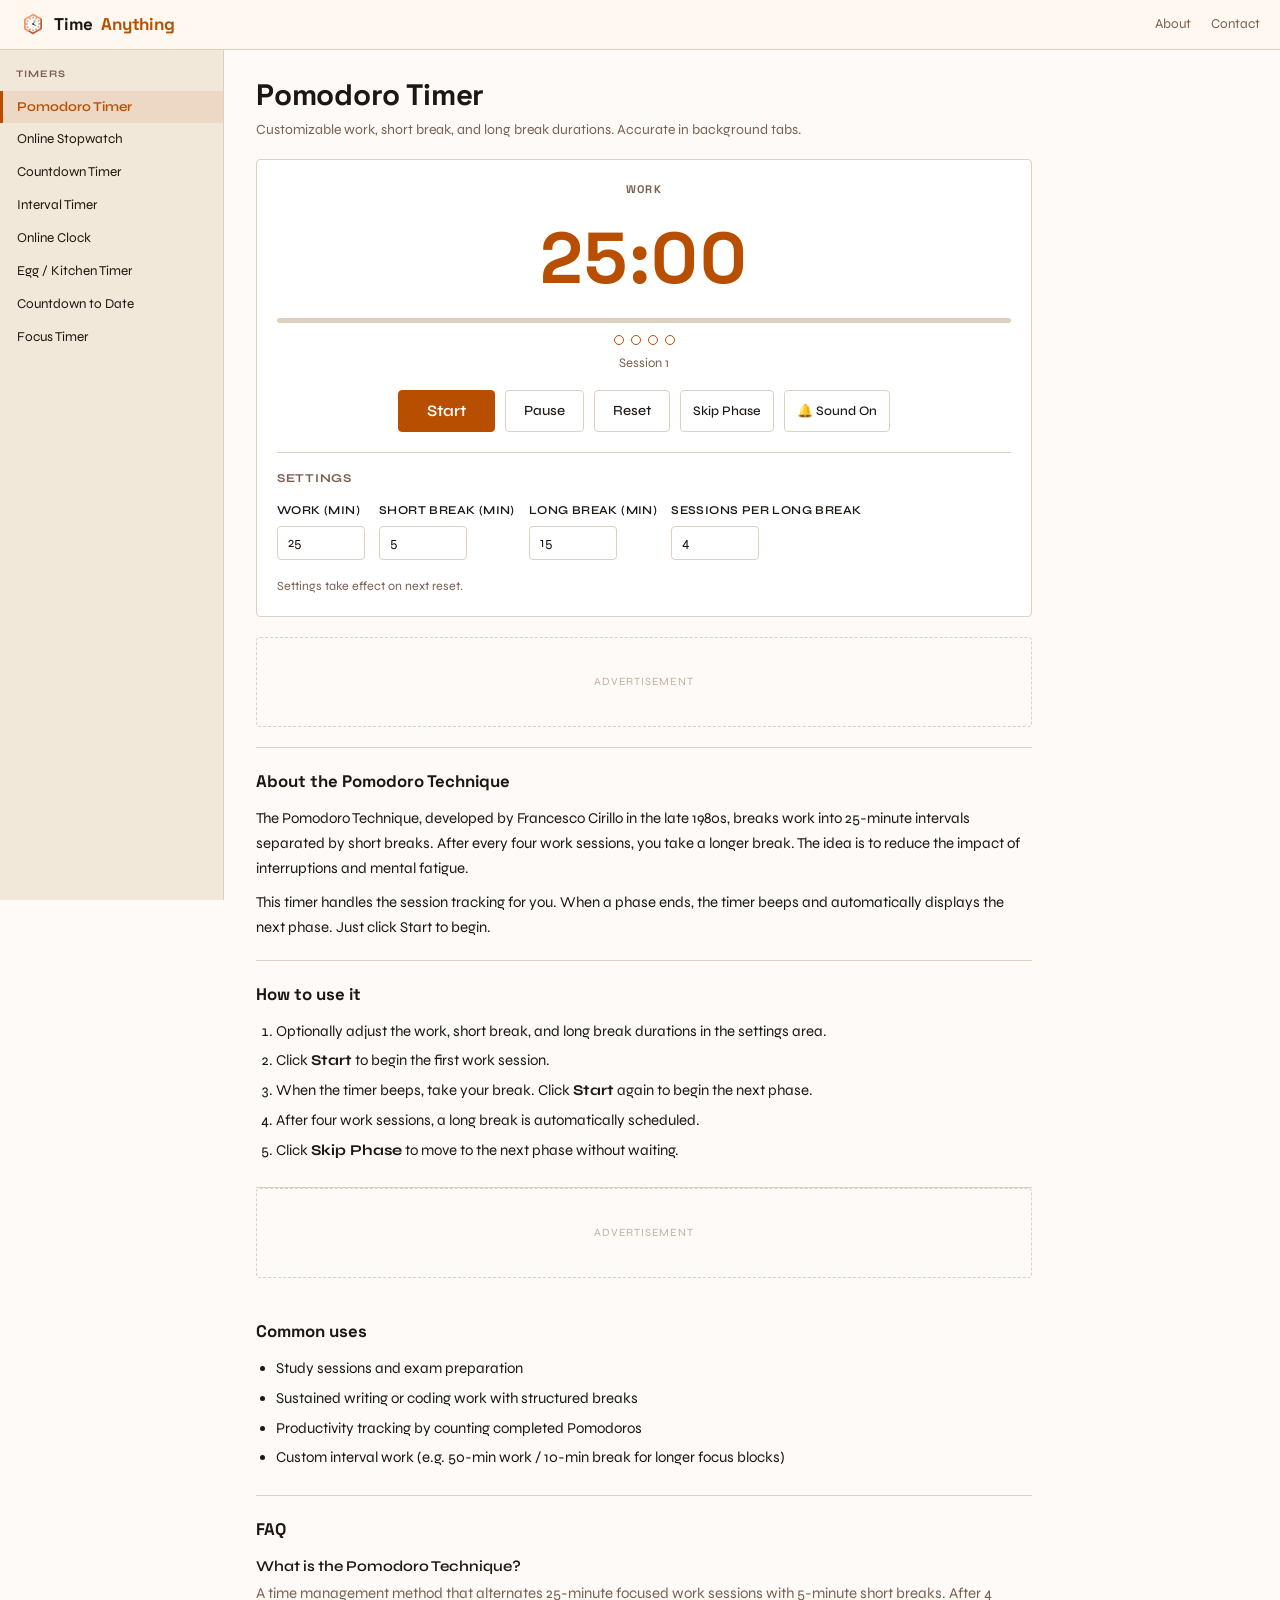
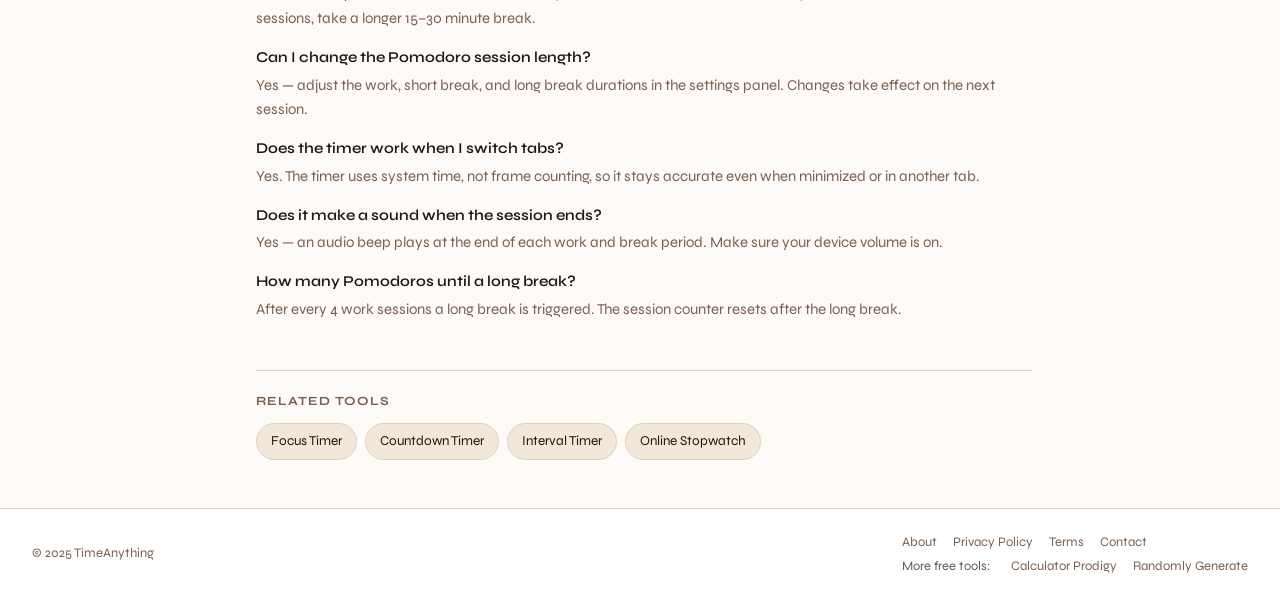
<file: pomodoro.html>
<!DOCTYPE html>
<html lang="en">
<head>
  <meta charset="UTF-8">
  <link rel="preconnect" href="https://fonts.googleapis.com">
  <link rel="preconnect" href="https://fonts.gstatic.com" crossorigin>
  <meta name="viewport" content="width=device-width, initial-scale=1.0">
  <meta name="description" content="Pomodoro timer with fully customizable work, short break, and long break durations. Configurable sessions per long break. Audio alerts. Accurate even when switching tabs.">
  <title>Customizable Pomodoro Timer — Set Work, Break & Long Break Durations | Time Anything</title>
  <link rel="stylesheet" href="css/style.css?v=3">
  <link rel="icon" type="image/png" href="favicon.png">
  <link rel="apple-touch-icon" href="favicon.png">
  <meta property="og:image" content="https://www.timeanything.com/favicon.png">
  <meta property="og:site_name" content="TimeAnything">
  <meta property="og:type" content="webpage">
  <meta property="og:url" content="https://www.timeanything.com/pomodoro.html">
  <meta property="og:title" content="Customizable Pomodoro Timer — Set Work, Break & Long Break Durations | Time Anything">
  <meta property="og:description" content="Pomodoro timer with fully customizable work, short break, and long break durations. Configurable sessions per long break. Audio alerts. Accurate even when switching tabs.">
  <meta name="twitter:card" content="summary_large_image">
  <meta name="twitter:title" content="Customizable Pomodoro Timer — Set Work, Break & Long Break Durations | Time Anything">
  <meta name="twitter:description" content="Pomodoro timer with fully customizable work, short break, and long break durations. Configurable sessions per long break. Audio alerts. Accurate even when switching tabs.">
  <meta name="twitter:image" content="https://www.timeanything.com/favicon.png">
  <meta name="theme-color" content="#b84f00">
  <link rel="canonical" href="https://www.timeanything.com/pomodoro.html">
  <link rel="sitemap" type="application/xml" href="/sitemap.xml">
  <script async src="https://pagead2.googlesyndication.com/pagead/js/adsbygoogle.js?client=ca-pub-6051609023552836" crossorigin="anonymous"></script>
  <script type="application/ld+json">
  {
    "@context": "https://schema.org",
    "@type": "WebApplication",
    "name": "Pomodoro Timer — Customizable work, short break, and long break durations. Accurate in background tabs.",
    "url": "https://www.timeanything.com/pomodoro.html",
    "description": "Pomodoro timer with fully customizable work, short break, and long break durations. Configurable sessions per long break. Audio alerts. Accurate even when switching tabs.",
    "applicationCategory": "UtilityApplication",
    "operatingSystem": "Any",
    "browserRequirements": "Requires JavaScript",
    "offers": {
      "@type": "Offer",
      "price": "0",
      "priceCurrency": "USD"
    }
  }
  </script>
<script type="application/ld+json">
{
  "@context": "https://schema.org",
  "@type": "FAQPage",
  "mainEntity": [
    {
      "@type": "Question",
      "name": "What is the Pomodoro Technique?",
      "acceptedAnswer": {
        "@type": "Answer",
        "text": "A time management method that alternates 25-minute focused work sessions with 5-minute short breaks. After 4 sessions, take a longer 15\u201330 minute break."
      }
    },
    {
      "@type": "Question",
      "name": "Can I change the Pomodoro session length?",
      "acceptedAnswer": {
        "@type": "Answer",
        "text": "Yes \u2014 adjust the work, short break, and long break durations in the settings panel. Changes take effect on the next session."
      }
    },
    {
      "@type": "Question",
      "name": "Does the timer work when I switch tabs?",
      "acceptedAnswer": {
        "@type": "Answer",
        "text": "Yes. The timer uses system time, not frame counting, so it stays accurate even when minimized or in another tab."
      }
    },
    {
      "@type": "Question",
      "name": "Does it make a sound when the session ends?",
      "acceptedAnswer": {
        "@type": "Answer",
        "text": "Yes \u2014 an audio beep plays at the end of each work and break period. Make sure your device volume is on."
      }
    },
    {
      "@type": "Question",
      "name": "How many Pomodoros until a long break?",
      "acceptedAnswer": {
        "@type": "Answer",
        "text": "After every 4 work sessions a long break is triggered. The session counter resets after the long break."
      }
    }
  ]
}
</script>
<script async src="https://www.googletagmanager.com/gtag/js?id=G-YWVGL7ZGEX"></script>
<script>
  window.dataLayer = window.dataLayer || [];
  function gtag(){dataLayer.push(arguments);}
  gtag('js', new Date());
  gtag('config', 'G-YWVGL7ZGEX');
</script>
</head>
<body>
<header class="site-header">
  <div class="header-inner">
    <a href="index.html" class="logo"><img src="logo.png" class="logo-img" alt="">Time<span class="logo-accent">Anything</span></a>
    <nav class="header-nav"><a href="about.html">About</a><a href="contact.html">Contact</a></nav>
  </div>
</header>
<button class="sidebar-toggle" id="sidebar-toggle-btn" aria-expanded="false" aria-controls="sidebar">&#9776; Timers</button>
<div class="layout">
  <aside class="sidebar" id="sidebar">
    <nav class="sidebar-nav" aria-label="Timer navigation">
      <span class="sidebar-heading">Timers</span>
      <ul>
        <li><a href="pomodoro.html">Pomodoro Timer</a></li>
        <li><a href="stopwatch.html">Online Stopwatch</a></li>
        <li><a href="countdown-timer.html">Countdown Timer</a></li>
        <li><a href="interval-timer.html">Interval Timer</a></li>
        <li><a href="online-clock.html">Online Clock</a></li>
        <li><a href="egg-timer.html">Egg / Kitchen Timer</a></li>
        <li><a href="countdown-to-date.html">Countdown to Date</a></li>
        <li><a href="focus-timer.html">Focus Timer</a></li>
      </ul>
    </nav>
  </aside>
  <main class="main-content">
    <div class="tool-header">
      <h1>Pomodoro Timer</h1>
      <p class="tool-tagline">Customizable work, short break, and long break durations. Accurate in background tabs.</p>
    </div>
    <section class="tool-section" aria-label="Pomodoro timer">
      <p class="timer-phase" id="timer-phase"></p>
      <div class="timer-display" id="timer-display" aria-live="polite">25:00</div>
      <div class="timer-progress"><div class="timer-progress-bar" id="progress-bar"></div></div>
      <div class="session-dots" id="session-dots"></div>
      <p class="session-info" id="session-info">Session 1</p>
      <div class="timer-controls">
        <button class="btn btn-primary btn-lg" id="start-btn">Start</button>
        <button class="btn btn-secondary" id="pause-btn">Pause</button>
        <button class="btn btn-secondary" id="reset-btn">Reset</button>
        <button class="btn btn-secondary btn-sm" id="skip-btn">Skip Phase</button>
        <button class="btn btn-secondary btn-sm" id="sound-btn">&#128276; Sound On</button>
      </div>
      <div style="border-top:1px solid var(--border);margin-top:20px;padding-top:16px;">
        <p style="font-size:12px;font-weight:700;text-transform:uppercase;letter-spacing:0.7px;color:var(--text-muted);margin-bottom:12px;">Settings</p>
        <div class="tool-controls">
          <div class="control-group"><label for="pomo-work">Work (min)</label><input type="number" id="pomo-work" value="25" min="1" max="90"></div>
          <div class="control-group"><label for="pomo-short">Short break (min)</label><input type="number" id="pomo-short" value="5" min="1" max="30"></div>
          <div class="control-group"><label for="pomo-long">Long break (min)</label><input type="number" id="pomo-long" value="15" min="1" max="60"></div>
          <div class="control-group"><label for="pomo-perlong">Sessions per long break</label><input type="number" id="pomo-perlong" value="4" min="1" max="12"></div>
        </div>
        <p style="font-size:12.5px;color:var(--text-muted);">Settings take effect on next reset.</p>
      </div>
    </section>
    <div class="ad-slot" aria-label="Advertisement"><span class="ad-label">Advertisement</span></div>
    <div class="content-sections">
      <section class="content-block">
        <h2>About the Pomodoro Technique</h2>
        <p>The Pomodoro Technique, developed by Francesco Cirillo in the late 1980s, breaks work into 25-minute intervals separated by short breaks. After every four work sessions, you take a longer break. The idea is to reduce the impact of interruptions and mental fatigue.</p>
        <p>This timer handles the session tracking for you. When a phase ends, the timer beeps and automatically displays the next phase. Just click Start to begin.</p>
      </section>
      <section class="content-block">
        <h2>How to use it</h2>
        <ol>
          <li>Optionally adjust the work, short break, and long break durations in the settings area.</li>
          <li>Click <strong>Start</strong> to begin the first work session.</li>
          <li>When the timer beeps, take your break. Click <strong>Start</strong> again to begin the next phase.</li>
          <li>After four work sessions, a long break is automatically scheduled.</li>
          <li>Click <strong>Skip Phase</strong> to move to the next phase without waiting.</li>
        </ol>
      </section>
      <div class="ad-slot" aria-label="Advertisement"><span class="ad-label">Advertisement</span></div>
      <section class="content-block">
        <h2>Common uses</h2>
        <ul>
          <li>Study sessions and exam preparation</li>
          <li>Sustained writing or coding work with structured breaks</li>
          <li>Productivity tracking by counting completed Pomodoros</li>
          <li>Custom interval work (e.g. 50-min work / 10-min break for longer focus blocks)</li>
        </ul>
      </section>
      <section class="content-block faq-section">
        <h2>FAQ</h2>
        <dl>
          <dt>What is the Pomodoro Technique?</dt>
          <dd>A time management method that alternates 25-minute focused work sessions with 5-minute short breaks. After 4 sessions, take a longer 15–30 minute break.</dd>
          <dt>Can I change the Pomodoro session length?</dt>
          <dd>Yes — adjust the work, short break, and long break durations in the settings panel. Changes take effect on the next session.</dd>
          <dt>Does the timer work when I switch tabs?</dt>
          <dd>Yes. The timer uses system time, not frame counting, so it stays accurate even when minimized or in another tab.</dd>
          <dt>Does it make a sound when the session ends?</dt>
          <dd>Yes — an audio beep plays at the end of each work and break period. Make sure your device volume is on.</dd>
          <dt>How many Pomodoros until a long break?</dt>
          <dd>After every 4 work sessions a long break is triggered. The session counter resets after the long break.</dd>
        </dl>
      </section>
    </div>

    <div class="related-tools">
      <h3>Related tools</h3>
      <div class="related-tools-list">
        <a href="focus-timer.html" class="related-tool-link">Focus Timer</a>
        <a href="countdown-timer.html" class="related-tool-link">Countdown Timer</a>
        <a href="interval-timer.html" class="related-tool-link">Interval Timer</a>
        <a href="stopwatch.html" class="related-tool-link">Online Stopwatch</a>
      </div>
    </div>
  </main>
</div>
<footer class="site-footer">
  <div class="footer-inner">
    <span class="footer-copy">&copy; 2025 TimeAnything</span>
    <nav class="footer-nav" aria-label="Footer links">
      <a href="about.html">About</a><a href="privacy.html">Privacy Policy</a><a href="terms.html">Terms</a><a href="contact.html">Contact</a>
    <nav class="footer-nav footer-sister-sites" aria-label="More free tools"><span style="font-size:0.8rem;opacity:0.7;margin-right:4px">More free tools:</span><a href="https://www.calculatorprodigy.com" rel="noopener">Calculator Prodigy</a><a href="https://www.randomlygenerate.org" rel="noopener">Randomly Generate</a></nav>
  </div>
</footer>
<script src="js/main.js"></script>
<script src="js/tools/pomodoro.js"></script>
</body>
</html>
</file>
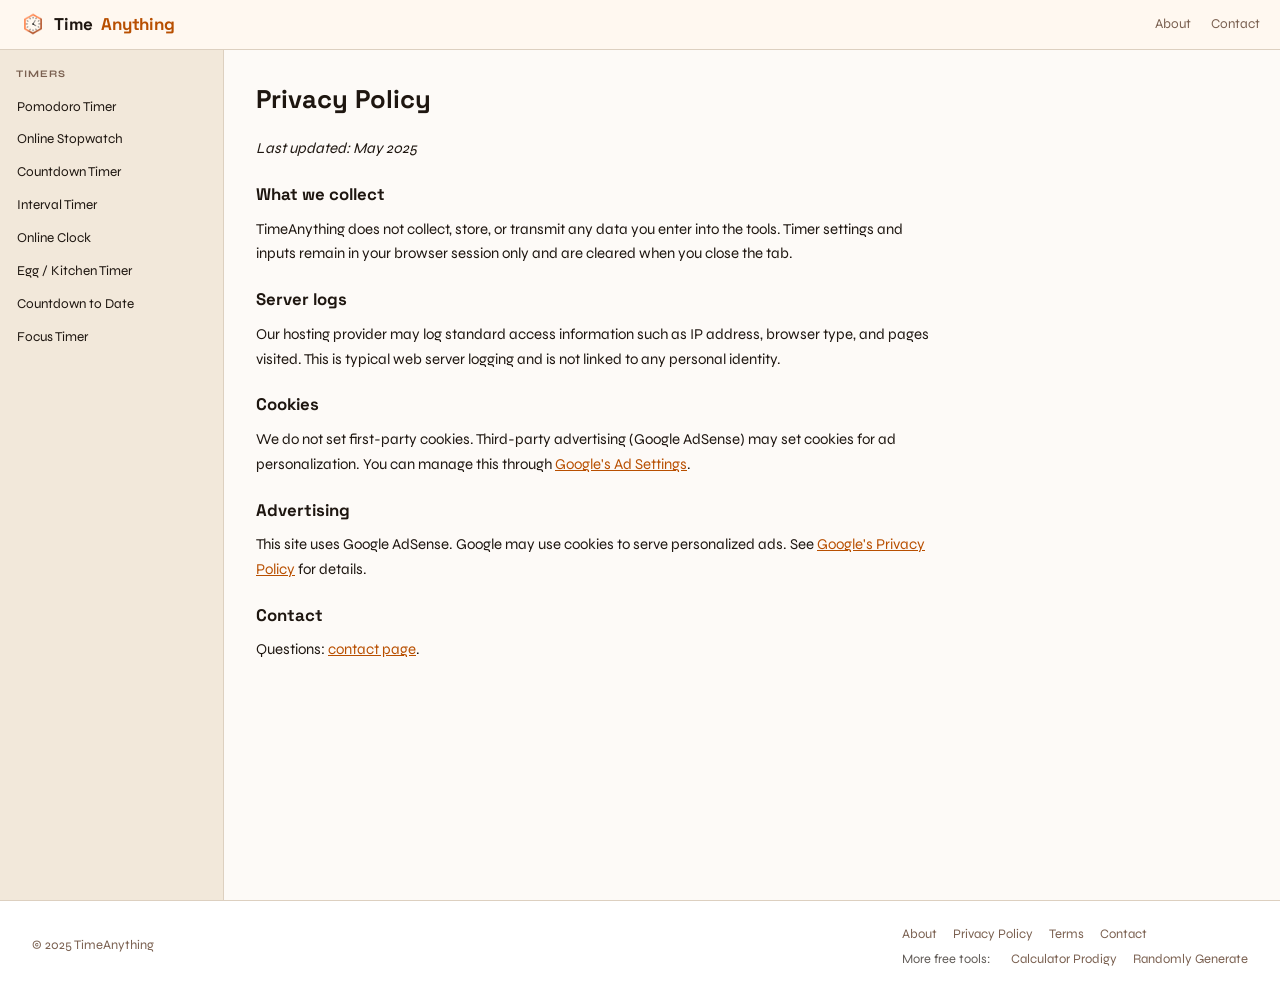
<file: privacy.html>
<!DOCTYPE html>
<html lang="en">
<head>
  <meta charset="UTF-8">
  <link rel="preconnect" href="https://fonts.googleapis.com">
  <link rel="preconnect" href="https://fonts.gstatic.com" crossorigin>
  <meta name="viewport" content="width=device-width, initial-scale=1.0">
  <meta name="description" content="Privacy Policy for TimeAnything.">
  <title>Privacy Policy — TimeAnything</title>
  <link rel="stylesheet" href="css/style.css?v=3">
  <link rel="icon" type="image/png" href="favicon.png">
  <link rel="apple-touch-icon" href="favicon.png">
  <meta property="og:image" content="https://www.timeanything.com/favicon.png">
  <meta property="og:site_name" content="TimeAnything">
  <meta property="og:type" content="webpage">
  <meta property="og:url" content="https://www.timeanything.com/privacy.html">
  <meta property="og:title" content="Privacy Policy — TimeAnything">
  <meta property="og:description" content="Privacy Policy for TimeAnything.">
  <meta name="twitter:card" content="summary_large_image">
  <meta name="twitter:title" content="Privacy Policy — TimeAnything">
  <meta name="twitter:description" content="Privacy Policy for TimeAnything.">
  <meta name="twitter:image" content="https://www.timeanything.com/favicon.png">
  <meta name="theme-color" content="#b84f00">
  <link rel="canonical" href="https://www.timeanything.com/privacy.html">
  <link rel="sitemap" type="application/xml" href="/sitemap.xml">
  <script async src="https://pagead2.googlesyndication.com/pagead/js/adsbygoogle.js?client=ca-pub-6051609023552836" crossorigin="anonymous"></script>
<script async src="https://www.googletagmanager.com/gtag/js?id=G-YWVGL7ZGEX"></script>
<script>
  window.dataLayer = window.dataLayer || [];
  function gtag(){dataLayer.push(arguments);}
  gtag('js', new Date());
  gtag('config', 'G-YWVGL7ZGEX');
</script>
</head>
<body>
<header class="site-header">
  <div class="header-inner">
    <a href="index.html" class="logo"><img src="logo.png" class="logo-img" alt="">Time<span class="logo-accent">Anything</span></a>
    <nav class="header-nav"><a href="about.html">About</a><a href="contact.html">Contact</a></nav>
  </div>
</header>
<button class="sidebar-toggle" id="sidebar-toggle-btn" aria-expanded="false" aria-controls="sidebar">&#9776; Timers</button>
<div class="layout">
  <aside class="sidebar" id="sidebar">
    <nav class="sidebar-nav" aria-label="Timer navigation">
      <span class="sidebar-heading">Timers</span>
      <ul>
        <li><a href="pomodoro.html">Pomodoro Timer</a></li>
        <li><a href="stopwatch.html">Online Stopwatch</a></li>
        <li><a href="countdown-timer.html">Countdown Timer</a></li>
        <li><a href="interval-timer.html">Interval Timer</a></li>
        <li><a href="online-clock.html">Online Clock</a></li>
        <li><a href="egg-timer.html">Egg / Kitchen Timer</a></li>
        <li><a href="countdown-to-date.html">Countdown to Date</a></li>
        <li><a href="focus-timer.html">Focus Timer</a></li>
      </ul>
    </nav>
  </aside>
  <main class="main-content">
    <div class="static-page">
      <h1>Privacy Policy</h1>
      <p><em>Last updated: May 2025</em></p>
      <h2>What we collect</h2>
      <p>TimeAnything does not collect, store, or transmit any data you enter into the tools. Timer settings and inputs remain in your browser session only and are cleared when you close the tab.</p>
      <h2>Server logs</h2>
      <p>Our hosting provider may log standard access information such as IP address, browser type, and pages visited. This is typical web server logging and is not linked to any personal identity.</p>
      <h2>Cookies</h2>
      <p>We do not set first-party cookies. Third-party advertising (Google AdSense) may set cookies for ad personalization. You can manage this through <a href="https://adssettings.google.com" rel="noopener noreferrer" target="_blank">Google's Ad Settings</a>.</p>
      <h2>Advertising</h2>
      <p>This site uses Google AdSense. Google may use cookies to serve personalized ads. See <a href="https://policies.google.com/privacy" rel="noopener noreferrer" target="_blank">Google's Privacy Policy</a> for details.</p>
      <h2>Contact</h2>
      <p>Questions: <a href="contact.html">contact page</a>.</p>
    </div>
  </main>
</div>
<footer class="site-footer">
  <div class="footer-inner">
    <span class="footer-copy">&copy; 2025 TimeAnything</span>
    <nav class="footer-nav" aria-label="Footer links">
      <a href="about.html">About</a><a href="privacy.html">Privacy Policy</a><a href="terms.html">Terms</a><a href="contact.html">Contact</a>
    <nav class="footer-nav footer-sister-sites" aria-label="More free tools"><span style="font-size:0.8rem;opacity:0.7;margin-right:4px">More free tools:</span><a href="https://www.calculatorprodigy.com" rel="noopener">Calculator Prodigy</a><a href="https://www.randomlygenerate.org" rel="noopener">Randomly Generate</a></nav>
  </div>
</footer>
<script src="js/main.js"></script>
</body>
</html>
</file>
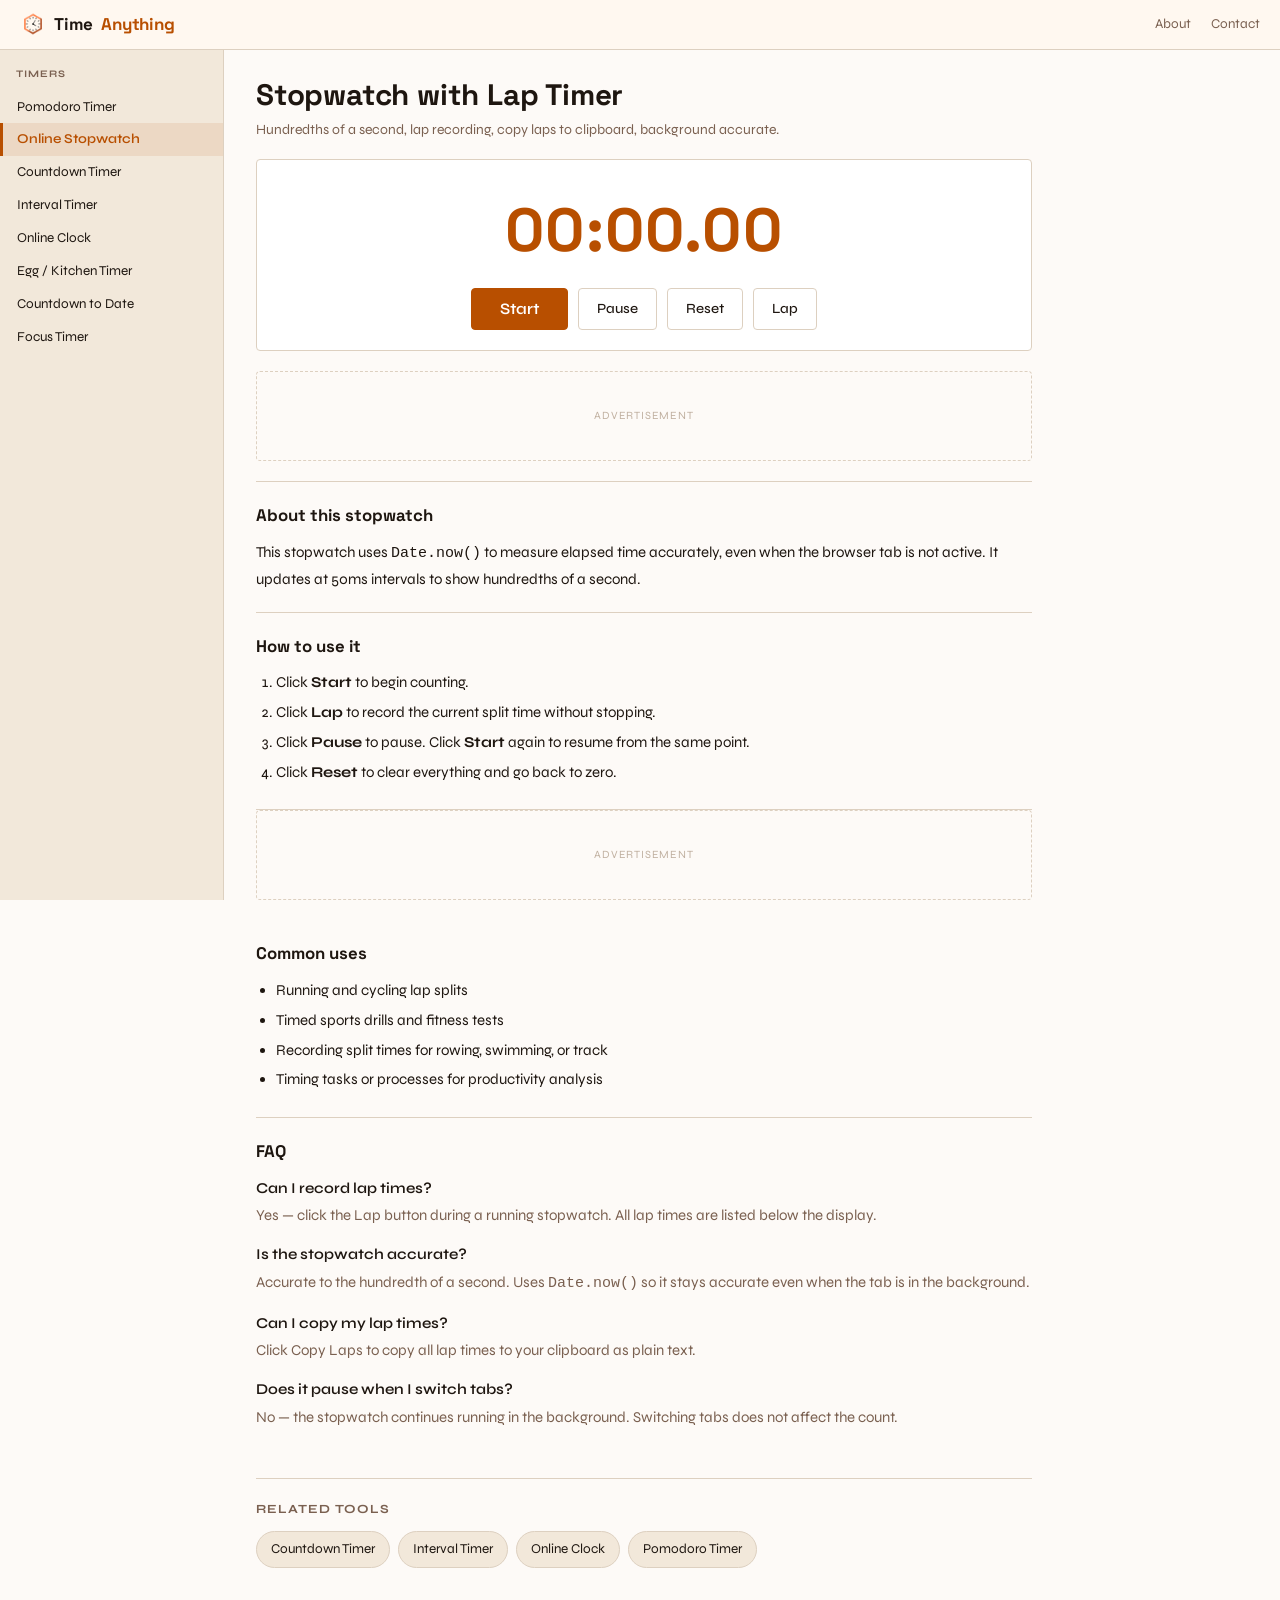
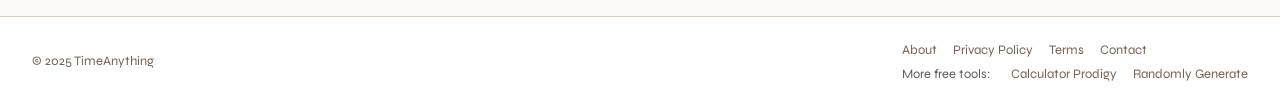
<file: stopwatch.html>
<!DOCTYPE html>
<html lang="en">
<head>
  <meta charset="UTF-8">
  <link rel="preconnect" href="https://fonts.googleapis.com">
  <link rel="preconnect" href="https://fonts.gstatic.com" crossorigin>
  <meta name="viewport" content="width=device-width, initial-scale=1.0">
  <meta name="description" content="Online stopwatch accurate to the hundredth of a second. Record lap times, copy all laps to clipboard as plain text. Keeps running accurately when you switch tabs.">
  <title>Online Stopwatch with Lap Timer — Record Laps, Copy to Clipboard & Background Accurate | Time Anything</title>
  <link rel="stylesheet" href="css/style.css?v=3">
  <link rel="icon" type="image/png" href="favicon.png">
  <link rel="apple-touch-icon" href="favicon.png">
  <meta property="og:image" content="https://www.timeanything.com/favicon.png">
  <meta property="og:site_name" content="TimeAnything">
  <meta property="og:type" content="webpage">
  <meta property="og:url" content="https://www.timeanything.com/stopwatch.html">
  <meta property="og:title" content="Online Stopwatch with Lap Timer — Record Laps, Copy to Clipboard & Background Accurate | Time Anything">
  <meta property="og:description" content="Online stopwatch accurate to the hundredth of a second. Record lap times, copy all laps to clipboard as plain text. Keeps running accurately when you switch tabs.">
  <meta name="twitter:card" content="summary_large_image">
  <meta name="twitter:title" content="Online Stopwatch with Lap Timer — Record Laps, Copy to Clipboard & Background Accurate | Time Anything">
  <meta name="twitter:description" content="Online stopwatch accurate to the hundredth of a second. Record lap times, copy all laps to clipboard as plain text. Keeps running accurately when you switch tabs.">
  <meta name="twitter:image" content="https://www.timeanything.com/favicon.png">
  <meta name="theme-color" content="#b84f00">
  <link rel="canonical" href="https://www.timeanything.com/stopwatch.html">
  <link rel="sitemap" type="application/xml" href="/sitemap.xml">
  <script async src="https://pagead2.googlesyndication.com/pagead/js/adsbygoogle.js?client=ca-pub-6051609023552836" crossorigin="anonymous"></script>
  <script type="application/ld+json">
  {
    "@context": "https://schema.org",
    "@type": "WebApplication",
    "name": "Stopwatch with Lap Timer — Hundredths of a second, lap recording, copy laps to clipboard, background accurate.",
    "url": "https://www.timeanything.com/stopwatch.html",
    "description": "Online stopwatch accurate to the hundredth of a second. Record lap times, copy all laps to clipboard as plain text. Keeps running accurately when you switch tabs.",
    "applicationCategory": "UtilityApplication",
    "operatingSystem": "Any",
    "browserRequirements": "Requires JavaScript",
    "offers": {
      "@type": "Offer",
      "price": "0",
      "priceCurrency": "USD"
    }
  }
  </script>
<script type="application/ld+json">
{
  "@context": "https://schema.org",
  "@type": "FAQPage",
  "mainEntity": [
    {
      "@type": "Question",
      "name": "Can I record lap times?",
      "acceptedAnswer": {
        "@type": "Answer",
        "text": "Yes \u2014 click the Lap button during a running stopwatch. All lap times are listed below the display."
      }
    },
    {
      "@type": "Question",
      "name": "Is the stopwatch accurate?",
      "acceptedAnswer": {
        "@type": "Answer",
        "text": "Accurate to the hundredth of a second. Uses Date.now() so it stays accurate even when the tab is in the background."
      }
    },
    {
      "@type": "Question",
      "name": "Can I copy my lap times?",
      "acceptedAnswer": {
        "@type": "Answer",
        "text": "Click Copy Laps to copy all lap times to your clipboard as plain text."
      }
    },
    {
      "@type": "Question",
      "name": "Does it pause when I switch tabs?",
      "acceptedAnswer": {
        "@type": "Answer",
        "text": "No \u2014 the stopwatch continues running in the background. Switching tabs does not affect the count."
      }
    }
  ]
}
</script>
<script async src="https://www.googletagmanager.com/gtag/js?id=G-YWVGL7ZGEX"></script>
<script>
  window.dataLayer = window.dataLayer || [];
  function gtag(){dataLayer.push(arguments);}
  gtag('js', new Date());
  gtag('config', 'G-YWVGL7ZGEX');
</script>
</head>
<body>
<header class="site-header">
  <div class="header-inner">
    <a href="index.html" class="logo"><img src="logo.png" class="logo-img" alt="">Time<span class="logo-accent">Anything</span></a>
    <nav class="header-nav"><a href="about.html">About</a><a href="contact.html">Contact</a></nav>
  </div>
</header>
<button class="sidebar-toggle" id="sidebar-toggle-btn" aria-expanded="false" aria-controls="sidebar">&#9776; Timers</button>
<div class="layout">
  <aside class="sidebar" id="sidebar">
    <nav class="sidebar-nav" aria-label="Timer navigation">
      <span class="sidebar-heading">Timers</span>
      <ul>
        <li><a href="pomodoro.html">Pomodoro Timer</a></li>
        <li><a href="stopwatch.html">Online Stopwatch</a></li>
        <li><a href="countdown-timer.html">Countdown Timer</a></li>
        <li><a href="interval-timer.html">Interval Timer</a></li>
        <li><a href="online-clock.html">Online Clock</a></li>
        <li><a href="egg-timer.html">Egg / Kitchen Timer</a></li>
        <li><a href="countdown-to-date.html">Countdown to Date</a></li>
        <li><a href="focus-timer.html">Focus Timer</a></li>
      </ul>
    </nav>
  </aside>
  <main class="main-content">
    <div class="tool-header">
      <h1>Stopwatch with Lap Timer</h1>
      <p class="tool-tagline">Hundredths of a second, lap recording, copy laps to clipboard, background accurate.</p>
    </div>
    <section class="tool-section" aria-label="Stopwatch">
      <div class="timer-display" id="timer-display" aria-live="polite" style="font-size:3.8rem;">00:00.00</div>
      <div class="timer-controls">
        <button class="btn btn-primary btn-lg" id="start-btn">Start</button>
        <button class="btn btn-secondary" id="pause-btn">Pause</button>
        <button class="btn btn-secondary" id="reset-btn">Reset</button>
        <button class="btn btn-secondary" id="lap-btn">Lap</button>
      </div>
      <div class="lap-section" id="lap-section" hidden>
        <h3>Laps</h3>
        <ul class="lap-list" id="lap-list" aria-label="Lap times"></ul>
      </div>
    </section>
    <div class="ad-slot" aria-label="Advertisement"><span class="ad-label">Advertisement</span></div>
    <div class="content-sections">
      <section class="content-block">
        <h2>About this stopwatch</h2>
        <p>This stopwatch uses <code>Date.now()</code> to measure elapsed time accurately, even when the browser tab is not active. It updates at 50ms intervals to show hundredths of a second.</p>
      </section>
      <section class="content-block">
        <h2>How to use it</h2>
        <ol>
          <li>Click <strong>Start</strong> to begin counting.</li>
          <li>Click <strong>Lap</strong> to record the current split time without stopping.</li>
          <li>Click <strong>Pause</strong> to pause. Click <strong>Start</strong> again to resume from the same point.</li>
          <li>Click <strong>Reset</strong> to clear everything and go back to zero.</li>
        </ol>
      </section>
      <div class="ad-slot" aria-label="Advertisement"><span class="ad-label">Advertisement</span></div>
      <section class="content-block">
        <h2>Common uses</h2>
        <ul>
          <li>Running and cycling lap splits</li>
          <li>Timed sports drills and fitness tests</li>
          <li>Recording split times for rowing, swimming, or track</li>
          <li>Timing tasks or processes for productivity analysis</li>
        </ul>
      </section>
      <section class="content-block faq-section">
        <h2>FAQ</h2>
        <dl>
          <dt>Can I record lap times?</dt>
          <dd>Yes — click the Lap button during a running stopwatch. All lap times are listed below the display.</dd>
          <dt>Is the stopwatch accurate?</dt>
          <dd>Accurate to the hundredth of a second. Uses <code>Date.now()</code> so it stays accurate even when the tab is in the background.</dd>
          <dt>Can I copy my lap times?</dt>
          <dd>Click Copy Laps to copy all lap times to your clipboard as plain text.</dd>
          <dt>Does it pause when I switch tabs?</dt>
          <dd>No — the stopwatch continues running in the background. Switching tabs does not affect the count.</dd>
        </dl>
      </section>
    </div>

    <div class="related-tools">
      <h3>Related tools</h3>
      <div class="related-tools-list">
        <a href="countdown-timer.html" class="related-tool-link">Countdown Timer</a>
        <a href="interval-timer.html" class="related-tool-link">Interval Timer</a>
        <a href="online-clock.html" class="related-tool-link">Online Clock</a>
        <a href="pomodoro.html" class="related-tool-link">Pomodoro Timer</a>
      </div>
    </div>
  </main>
</div>
<footer class="site-footer">
  <div class="footer-inner">
    <span class="footer-copy">&copy; 2025 TimeAnything</span>
    <nav class="footer-nav" aria-label="Footer links">
      <a href="about.html">About</a><a href="privacy.html">Privacy Policy</a><a href="terms.html">Terms</a><a href="contact.html">Contact</a>
    <nav class="footer-nav footer-sister-sites" aria-label="More free tools"><span style="font-size:0.8rem;opacity:0.7;margin-right:4px">More free tools:</span><a href="https://www.calculatorprodigy.com" rel="noopener">Calculator Prodigy</a><a href="https://www.randomlygenerate.org" rel="noopener">Randomly Generate</a></nav>
  </div>
</footer>
<script src="js/main.js"></script>
<script src="js/tools/stopwatch.js"></script>
</body>
</html>
</file>
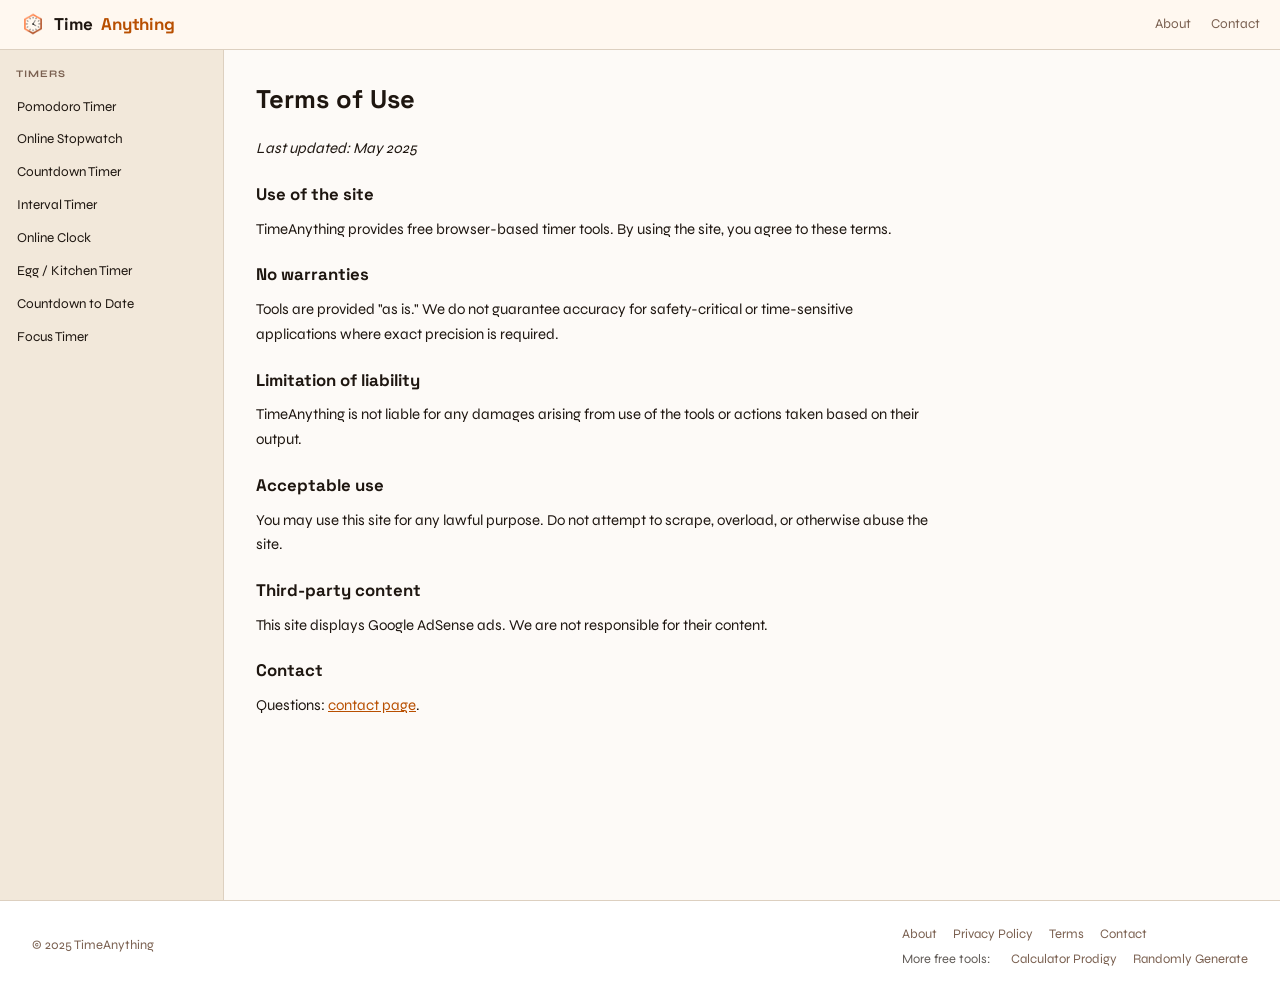
<file: terms.html>
<!DOCTYPE html>
<html lang="en">
<head>
  <meta charset="UTF-8">
  <link rel="preconnect" href="https://fonts.googleapis.com">
  <link rel="preconnect" href="https://fonts.gstatic.com" crossorigin>
  <meta name="viewport" content="width=device-width, initial-scale=1.0">
  <meta name="description" content="Terms of use for TimeAnything.">
  <title>Terms of Use — TimeAnything</title>
  <link rel="stylesheet" href="css/style.css?v=3">
  <link rel="icon" type="image/png" href="favicon.png">
  <link rel="apple-touch-icon" href="favicon.png">
  <meta property="og:image" content="https://www.timeanything.com/favicon.png">
  <meta property="og:site_name" content="TimeAnything">
  <meta property="og:type" content="webpage">
  <meta property="og:url" content="https://www.timeanything.com/terms.html">
  <meta property="og:title" content="Terms of Use — TimeAnything">
  <meta property="og:description" content="Terms of use for TimeAnything.">
  <meta name="twitter:card" content="summary_large_image">
  <meta name="twitter:title" content="Terms of Use — TimeAnything">
  <meta name="twitter:description" content="Terms of use for TimeAnything.">
  <meta name="twitter:image" content="https://www.timeanything.com/favicon.png">
  <meta name="theme-color" content="#b84f00">
  <link rel="canonical" href="https://www.timeanything.com/terms.html">
  <link rel="sitemap" type="application/xml" href="/sitemap.xml">
  <script async src="https://pagead2.googlesyndication.com/pagead/js/adsbygoogle.js?client=ca-pub-6051609023552836" crossorigin="anonymous"></script>
<script async src="https://www.googletagmanager.com/gtag/js?id=G-YWVGL7ZGEX"></script>
<script>
  window.dataLayer = window.dataLayer || [];
  function gtag(){dataLayer.push(arguments);}
  gtag('js', new Date());
  gtag('config', 'G-YWVGL7ZGEX');
</script>
</head>
<body>
<header class="site-header">
  <div class="header-inner">
    <a href="index.html" class="logo"><img src="logo.png" class="logo-img" alt="">Time<span class="logo-accent">Anything</span></a>
    <nav class="header-nav"><a href="about.html">About</a><a href="contact.html">Contact</a></nav>
  </div>
</header>
<button class="sidebar-toggle" id="sidebar-toggle-btn" aria-expanded="false" aria-controls="sidebar">&#9776; Timers</button>
<div class="layout">
  <aside class="sidebar" id="sidebar">
    <nav class="sidebar-nav" aria-label="Timer navigation">
      <span class="sidebar-heading">Timers</span>
      <ul>
        <li><a href="pomodoro.html">Pomodoro Timer</a></li>
        <li><a href="stopwatch.html">Online Stopwatch</a></li>
        <li><a href="countdown-timer.html">Countdown Timer</a></li>
        <li><a href="interval-timer.html">Interval Timer</a></li>
        <li><a href="online-clock.html">Online Clock</a></li>
        <li><a href="egg-timer.html">Egg / Kitchen Timer</a></li>
        <li><a href="countdown-to-date.html">Countdown to Date</a></li>
        <li><a href="focus-timer.html">Focus Timer</a></li>
      </ul>
    </nav>
  </aside>
  <main class="main-content">
    <div class="static-page">
      <h1>Terms of Use</h1>
      <p><em>Last updated: May 2025</em></p>
      <h2>Use of the site</h2>
      <p>TimeAnything provides free browser-based timer tools. By using the site, you agree to these terms.</p>
      <h2>No warranties</h2>
      <p>Tools are provided "as is." We do not guarantee accuracy for safety-critical or time-sensitive applications where exact precision is required.</p>
      <h2>Limitation of liability</h2>
      <p>TimeAnything is not liable for any damages arising from use of the tools or actions taken based on their output.</p>
      <h2>Acceptable use</h2>
      <p>You may use this site for any lawful purpose. Do not attempt to scrape, overload, or otherwise abuse the site.</p>
      <h2>Third-party content</h2>
      <p>This site displays Google AdSense ads. We are not responsible for their content.</p>
      <h2>Contact</h2>
      <p>Questions: <a href="contact.html">contact page</a>.</p>
    </div>
  </main>
</div>
<footer class="site-footer">
  <div class="footer-inner">
    <span class="footer-copy">&copy; 2025 TimeAnything</span>
    <nav class="footer-nav" aria-label="Footer links">
      <a href="about.html">About</a><a href="privacy.html">Privacy Policy</a><a href="terms.html">Terms</a><a href="contact.html">Contact</a>
    <nav class="footer-nav footer-sister-sites" aria-label="More free tools"><span style="font-size:0.8rem;opacity:0.7;margin-right:4px">More free tools:</span><a href="https://www.calculatorprodigy.com" rel="noopener">Calculator Prodigy</a><a href="https://www.randomlygenerate.org" rel="noopener">Randomly Generate</a></nav>
  </div>
</footer>
<script src="js/main.js"></script>
</body>
</html>
</file>
<file: css/style.css>
/* ============================================================
   TimeAnything — Stylesheet
   Fonts: Space Grotesk (display/timers/headings) + Syne (body)
   ============================================================ */

@import url('https://fonts.googleapis.com/css2?family=Space+Grotesk:wght@400;500;600;700;800&family=Syne:wght@400;500;600;700&display=swap');

*, *::before, *::after { box-sizing: border-box; margin: 0; padding: 0; }

:root {
  --bg:           #fdfaf7;
  --bg-sidebar:   #f2e8da;
  --bg-white:     #ffffff;
  --text:         #1e1610;
  --text-muted:   #7a6050;
  --border:       #ddd0c0;
  --accent:       #b84f00;
  --accent-hover: #983f00;
  --accent-light: #fff4ea;
  --result-bg:    #fff4ea;
  --header-bg:    #fff8f0;
  --radius:       4px;
  --sidebar-w:    224px;
  --header-h:     50px;
  --font:         'Syne', system-ui, sans-serif;
  --font-display: 'Space Grotesk', system-ui, sans-serif;
  --mono:         'Courier New', Courier, monospace;
  --green:        #1a7a46;
  --red:          #b32d2d;
}

html { scroll-behavior: smooth; }
body { font-family: var(--font); font-size: 15px; line-height: 1.65; color: var(--text); background: var(--bg); }
a { color: var(--accent); }
a:hover { color: var(--accent-hover); }

/* ---- Header ---- */
.site-header { position: sticky; top: 0; z-index: 200; height: var(--header-h); background: var(--header-bg); border-bottom: 1px solid var(--border); }
.header-inner { display: flex; align-items: center; justify-content: space-between; height: 100%; padding: 0 20px; }
.logo { display: flex; align-items: center; gap: 8px; font-family: var(--font-display); font-size: 17px; font-weight: 800; color: var(--text); text-decoration: none; letter-spacing: -0.2px; white-space: nowrap; }
.logo-img { height: 26px; width: 26px; object-fit: contain; flex-shrink: 0; }
.logo .logo-accent { color: var(--accent); }
.header-nav { display: flex; gap: 20px; }
.header-nav a { font-size: 13.5px; color: var(--text-muted); text-decoration: none; }
.header-nav a:hover { color: var(--accent); }

/* ---- Sidebar toggle ---- */
.sidebar-toggle { display: none; align-items: center; gap: 6px; margin: 10px 16px 0; padding: 6px 12px; background: var(--bg-white); border: 1px solid var(--border); border-radius: var(--radius); font-size: 13.5px; font-family: var(--font); cursor: pointer; color: var(--text); }
.sidebar-toggle:focus-visible { outline: 2px solid var(--accent); outline-offset: 2px; }

/* ---- Layout ---- */
.layout { display: flex; min-height: calc(100vh - var(--header-h)); }

/* ---- Sidebar ---- */
.sidebar { width: var(--sidebar-w); min-width: var(--sidebar-w); background: var(--bg-sidebar); border-right: 1px solid var(--border); position: sticky; top: var(--header-h); height: calc(100vh - var(--header-h)); overflow-y: auto; flex-shrink: 0; }
.sidebar-nav { padding: 16px 0 24px; }
.sidebar-heading { display: block; font-size: 10px; font-weight: 700; letter-spacing: 1px; text-transform: uppercase; color: var(--text-muted); padding: 0 16px 8px; }
.sidebar-nav ul { list-style: none; }
.sidebar-nav ul li a { display: block; padding: 7px 16px 7px 14px; border-left: 3px solid transparent; font-size: 13.5px; color: var(--text); text-decoration: none; line-height: 1.4; }
.sidebar-nav ul li a:hover { background: rgba(184,79,0,0.1); color: var(--accent); }
.sidebar-nav ul li a.active { border-left-color: var(--accent); background: rgba(184,79,0,0.1); color: var(--accent); font-weight: 600; }

/* ---- Main content ---- */
.main-content { flex: 1; min-width: 0; padding: 28px 32px 48px; max-width: 840px; }

/* ---- Tool header ---- */
.tool-header { margin-bottom: 18px; }
.tool-header h1 { font-family: var(--font-display); font-size: 1.85rem; font-weight: 700; line-height: 1.2; margin-bottom: 4px; letter-spacing: -0.2px; }
.tool-tagline { font-size: 14px; color: var(--text-muted); }

/* ---- Tool section ---- */
.tool-section { background: var(--bg-white); border: 1px solid var(--border); border-radius: var(--radius); padding: 20px; margin-bottom: 20px; }

/* ---- Timer display ---- */
.timer-display { font-family: var(--font-display); font-size: 4.5rem; font-weight: 700; color: var(--accent); letter-spacing: 0.02em; text-align: center; padding: 20px 0 12px; line-height: 1; user-select: none; }
.timer-display.timer-done    { color: var(--red); }
.timer-display.timer-running { color: var(--accent); }
.timer-display.timer-break   { color: var(--green); }

.timer-phase { text-align: center; font-family: var(--font-display); font-size: 11px; font-weight: 700; text-transform: uppercase; letter-spacing: 1.2px; color: var(--text-muted); margin-bottom: 4px; min-height: 18px; }

.timer-controls { display: flex; gap: 10px; justify-content: center; flex-wrap: wrap; margin-top: 16px; }

.timer-progress { width: 100%; height: 5px; background: var(--border); border-radius: 3px; margin: 12px 0; overflow: hidden; }
.timer-progress-bar { height: 100%; background: var(--accent); border-radius: 3px; width: 0%; transition: width 0.4s linear; }

/* ---- Session dots (Pomodoro) ---- */
.session-info { text-align: center; font-size: 13px; color: var(--text-muted); margin: 8px 0 4px; }
.session-dots { display: flex; gap: 7px; justify-content: center; margin-bottom: 4px; }
.session-dot { width: 10px; height: 10px; border-radius: 50%; border: 1.5px solid var(--accent); background: transparent; }
.session-dot.done { background: var(--accent); }

/* ---- Lap list ---- */
.lap-section { margin-top: 16px; padding-top: 12px; border-top: 1px solid var(--border); }
.lap-section h3 { font-size: 11px; font-weight: 700; text-transform: uppercase; letter-spacing: 0.7px; color: var(--text-muted); margin-bottom: 8px; }
.lap-list { list-style: none; max-height: 200px; overflow-y: auto; }
.lap-list li { padding: 5px 0; border-bottom: 1px solid var(--border); font-family: var(--mono); font-size: 13.5px; display: flex; justify-content: space-between; color: var(--text-muted); }
.lap-list li:last-child { border-bottom: none; }
.lap-list li .lap-time { font-weight: 600; color: var(--text); }

/* ---- Clock ---- */
.clock-display { font-family: var(--font-display); font-size: 4.5rem; font-weight: 700; color: var(--accent); text-align: center; padding: 20px 0 8px; line-height: 1; letter-spacing: 0.02em; }
.clock-date { text-align: center; color: var(--text-muted); font-size: 15px; margin-bottom: 4px; }
.clock-day { text-align: center; font-family: var(--font-display); font-size: 12px; font-weight: 700; letter-spacing: 0.8px; text-transform: uppercase; color: var(--text-muted); margin-bottom: 4px; }

/* ---- Presets ---- */
.preset-buttons { display: flex; flex-wrap: wrap; gap: 7px; margin-bottom: 14px; }

/* ---- Countdown-to-date ---- */
.countdown-grid { display: grid; grid-template-columns: repeat(4, 1fr); gap: 10px; text-align: center; margin-bottom: 16px; }
.countdown-cell { background: var(--result-bg); border: 1px solid var(--border); border-radius: var(--radius); padding: 14px 4px; }
.countdown-num { font-family: var(--font-display); font-size: 2.2rem; font-weight: 800; color: var(--accent); line-height: 1; margin-bottom: 5px; }
.countdown-label { font-size: 11px; text-transform: uppercase; letter-spacing: 0.7px; color: var(--text-muted); font-weight: 600; }

/* ---- Form controls ---- */
.tool-controls { display: flex; flex-wrap: wrap; gap: 14px; align-items: flex-end; margin-bottom: 16px; }
.control-group { display: flex; flex-direction: column; gap: 5px; }
.control-group label { font-size: 12px; font-weight: 600; color: var(--text); text-transform: uppercase; letter-spacing: 0.4px; }
.control-group input[type="text"], .control-group input[type="number"], .control-group input[type="date"], .control-group input[type="time"], .control-group select { border: 1px solid var(--border); border-radius: var(--radius); padding: 7px 10px; font-size: 14px; font-family: var(--font); color: var(--text); background: var(--bg-white); height: 34px; }
.control-group input[type="number"] { width: 88px; }
.control-group input[type="date"]   { width: 155px; }
.control-group input[type="time"]   { width: 130px; }
.control-group select               { min-width: 120px; }
.control-group input:focus, .control-group select:focus { outline: 2px solid var(--accent); outline-offset: 0; border-color: var(--accent); }
.check-group { display: flex; flex-wrap: wrap; gap: 14px; align-items: center; }
.check-label { display: flex; align-items: center; gap: 6px; font-size: 13.5px; cursor: pointer; user-select: none; }
.check-label input[type="checkbox"] { width: 15px; height: 15px; accent-color: var(--accent); cursor: pointer; flex-shrink: 0; }

/* ---- Buttons ---- */
.btn { display: inline-flex; align-items: center; justify-content: center; gap: 5px; padding: 8px 18px; border: 1px solid transparent; border-radius: var(--radius); font-size: 14px; font-weight: 500; font-family: var(--font); cursor: pointer; line-height: 1; white-space: nowrap; transition: background 0.1s, color 0.1s, border-color 0.1s; }
.btn:focus-visible { outline: 2px solid var(--accent); outline-offset: 2px; }
.btn-primary { background: var(--accent); color: #fff; border-color: var(--accent); }
.btn-primary:hover { background: var(--accent-hover); border-color: var(--accent-hover); }
.btn-secondary { background: var(--bg-white); color: var(--text); border-color: var(--border); }
.btn-secondary:hover { background: var(--bg); }
.btn-sm { padding: 5px 12px; font-size: 13px; }
.btn-lg { padding: 12px 28px; font-size: 16px; font-weight: 600; }
.btn-actions { display: flex; flex-wrap: wrap; gap: 8px; margin-bottom: 12px; }

/* ---- Done message ---- */
.done-message { text-align: center; font-family: var(--font-display); font-size: 1.2rem; font-weight: 700; color: var(--accent); padding: 8px 0; }

/* ---- Hub grid ---- */
.hub-intro { margin-bottom: 24px; }
.hub-intro h1 { font-family: var(--font-display); font-size: 1.9rem; font-weight: 700; margin-bottom: 6px; }
.hub-intro p { color: var(--text-muted); max-width: 560px; }
.tools-grid { display: grid; grid-template-columns: repeat(auto-fill, minmax(185px, 1fr)); gap: 12px; margin-bottom: 24px; }
.tool-card { display: block; background: var(--bg-white); border: 1px solid var(--border); border-radius: var(--radius); padding: 14px 16px; text-decoration: none; color: var(--text); transition: border-color 0.1s, background 0.1s; }
.tool-card:hover { border-color: var(--accent); background: var(--accent-light); color: var(--text); }
.tool-card-name { font-size: 14px; font-weight: 600; margin-bottom: 4px; }
.tool-card-desc { font-size: 12.5px; color: var(--text-muted); line-height: 1.5; }

/* ---- Ad slots ---- */
.ad-slot { display: flex; align-items: center; justify-content: center; min-height: 90px; border: 1px dashed var(--border); background: #fdfaf7; border-radius: var(--radius); margin-bottom: 20px; }
.ad-label { font-size: 11px; text-transform: uppercase; letter-spacing: 0.8px; color: #c0b0a0; }

/* ---- Content blocks ---- */
.content-sections { border-top: 1px solid var(--border); }
.content-block { padding: 20px 0; border-bottom: 1px solid var(--border); }
.content-block:last-child { border-bottom: none; }
.content-block h2 { font-family: var(--font-display); font-size: 1.05rem; font-weight: 700; margin-bottom: 10px; }
.content-block p { margin-bottom: 10px; }
.content-block p:last-child { margin-bottom: 0; }
.content-block ul, .content-block ol { padding-left: 20px; }
.content-block ul li, .content-block ol li { margin-bottom: 5px; }
.faq-section dt { font-weight: 600; margin-top: 14px; margin-bottom: 3px; }
.faq-section dt:first-child { margin-top: 0; }
.faq-section dd { color: var(--text-muted); margin-left: 0; }

/* ---- Static pages ---- */
.static-page { max-width: 680px; }
.static-page h1 { font-family: var(--font-display); font-size: 1.6rem; font-weight: 800; margin-bottom: 16px; }
.static-page h2 { font-family: var(--font-display); font-size: 1.05rem; font-weight: 700; margin: 20px 0 8px; }
.static-page p { margin-bottom: 12px; }
.static-page ul { padding-left: 20px; margin-bottom: 12px; }
.static-page ul li { margin-bottom: 5px; }
.contact-form .control-group { margin-bottom: 14px; }
.contact-form input, .contact-form textarea { width: 100%; border: 1px solid var(--border); border-radius: var(--radius); padding: 8px 10px; font-size: 14px; font-family: var(--font); color: var(--text); background: var(--bg-white); }
.contact-form textarea { min-height: 120px; resize: vertical; }
.contact-form input:focus, .contact-form textarea:focus { outline: 2px solid var(--accent); border-color: var(--accent); }
.form-note { font-size: 13px; color: var(--text-muted); margin-top: 8px; }

/* ---- Footer ---- */
.site-footer { border-top: 1px solid var(--border); background: var(--bg-white); padding: 20px 32px; }
.footer-inner { max-width: 1280px; margin: 0 auto; display: flex; align-items: center; justify-content: space-between; flex-wrap: wrap; gap: 10px; }
.footer-copy { font-size: 13px; color: var(--text-muted); }
.footer-nav a { font-size: 13px; color: var(--text-muted); text-decoration: none; margin-left: 16px; }
.footer-nav a:first-child { margin-left: 0; }
.footer-nav a:hover { color: var(--accent); }

/* ---- Responsive ---- */
@media (max-width: 800px) {
  .sidebar { position: fixed; top: var(--header-h); left: 0; z-index: 150; height: calc(100vh - var(--header-h)); transform: translateX(-100%); transition: transform 0.2s ease; box-shadow: 2px 0 8px rgba(0,0,0,0.08); }
  .sidebar.open { transform: translateX(0); }
  .sidebar-toggle { display: flex; }
  .main-content { padding: 16px 16px 40px; }
  .header-nav { display: none; }
  .timer-display { font-size: 3rem; }
  .clock-display { font-size: 3rem; }
  .countdown-num { font-size: 1.5rem; }
  .tools-grid { grid-template-columns: repeat(auto-fill, minmax(155px, 1fr)); }
  .footer-inner { flex-direction: column; align-items: flex-start; }
}

/* ---- Related tools ---- */
.related-tools { margin-top: 28px; padding-top: 20px; border-top: 1px solid var(--border); }
.related-tools h3 { font-size: 0.78rem; font-weight: 700; letter-spacing: 1px; text-transform: uppercase; color: var(--text-muted); margin-bottom: 12px; }
.related-tools-list { display: flex; flex-wrap: wrap; gap: 8px; }
.related-tool-link { display: inline-flex; align-items: center; padding: 6px 14px; background: var(--bg-sidebar); border: 1px solid var(--border); border-radius: 20px; font-size: 13.5px; font-family: var(--font); color: var(--text); text-decoration: none; transition: background 0.12s, color 0.12s, border-color 0.12s; }
.related-tool-link:hover { background: var(--accent); color: #fff; border-color: var(--accent); }
</file>
